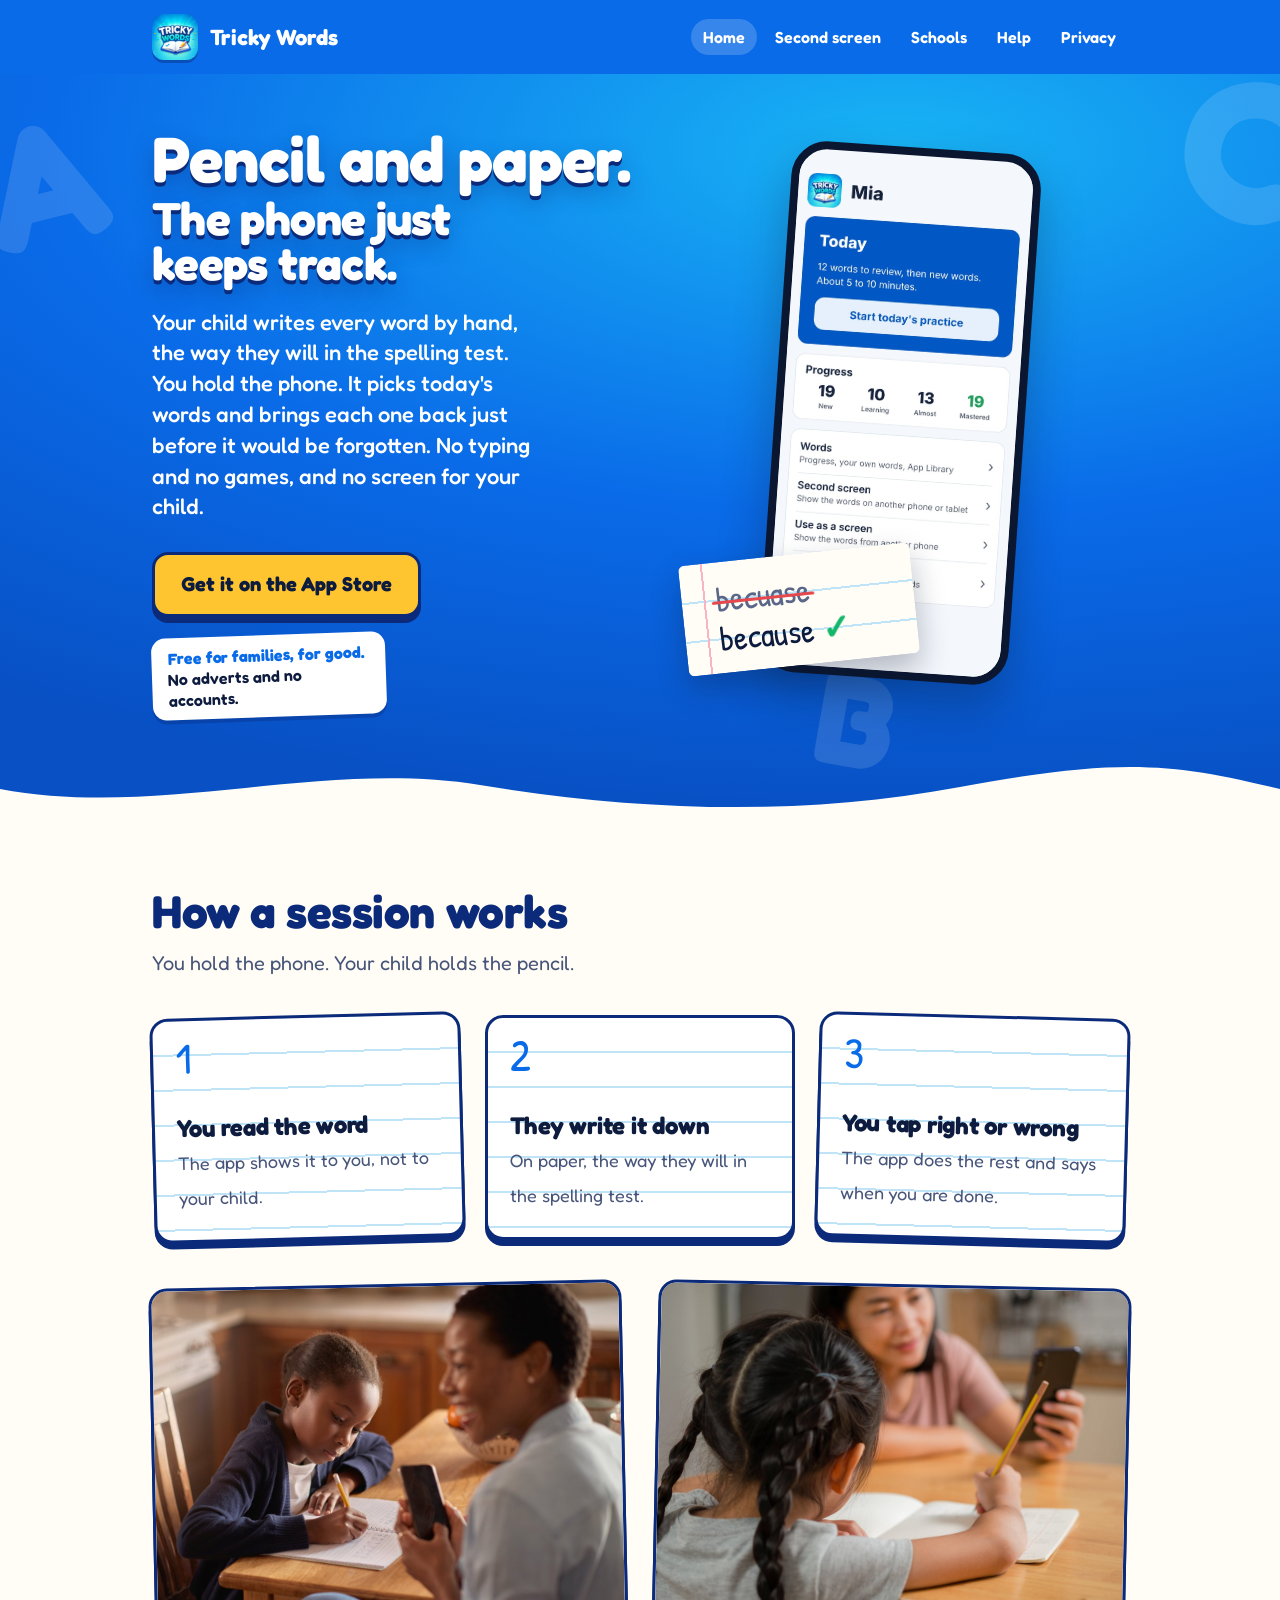
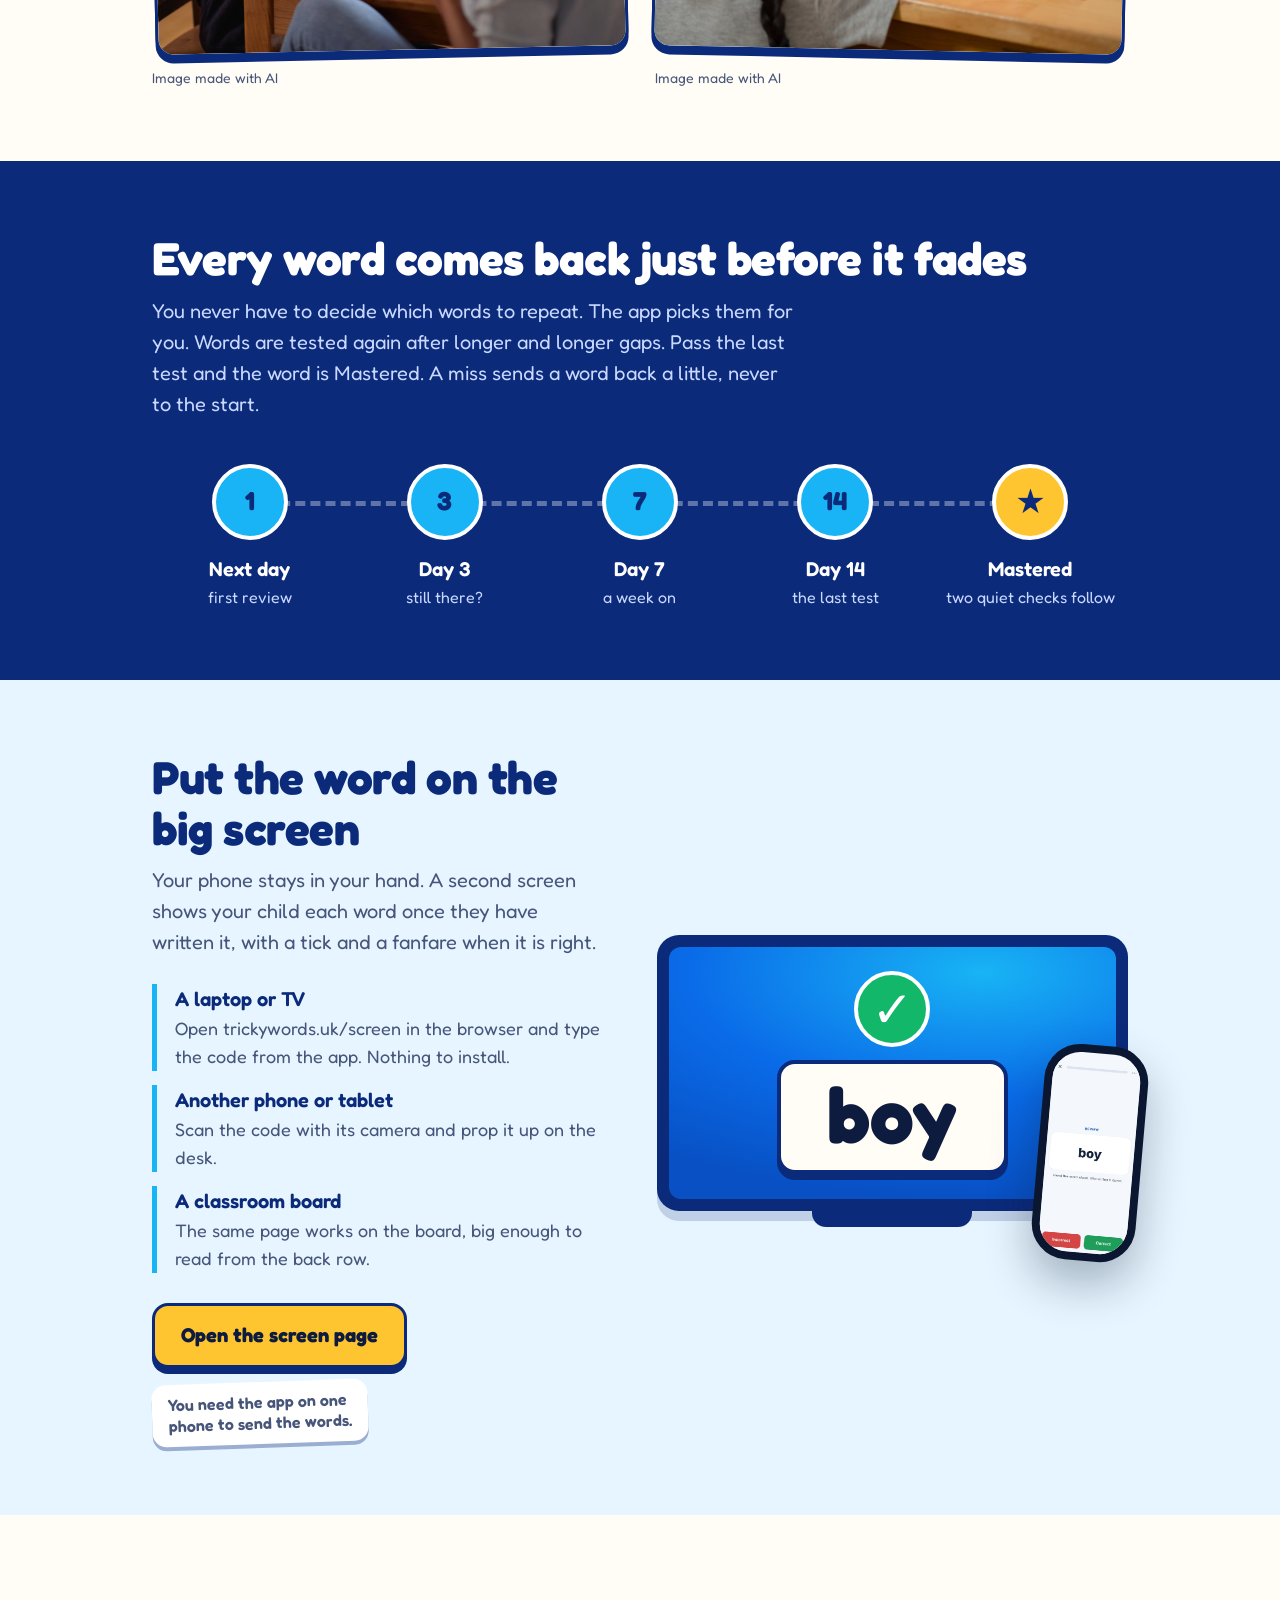
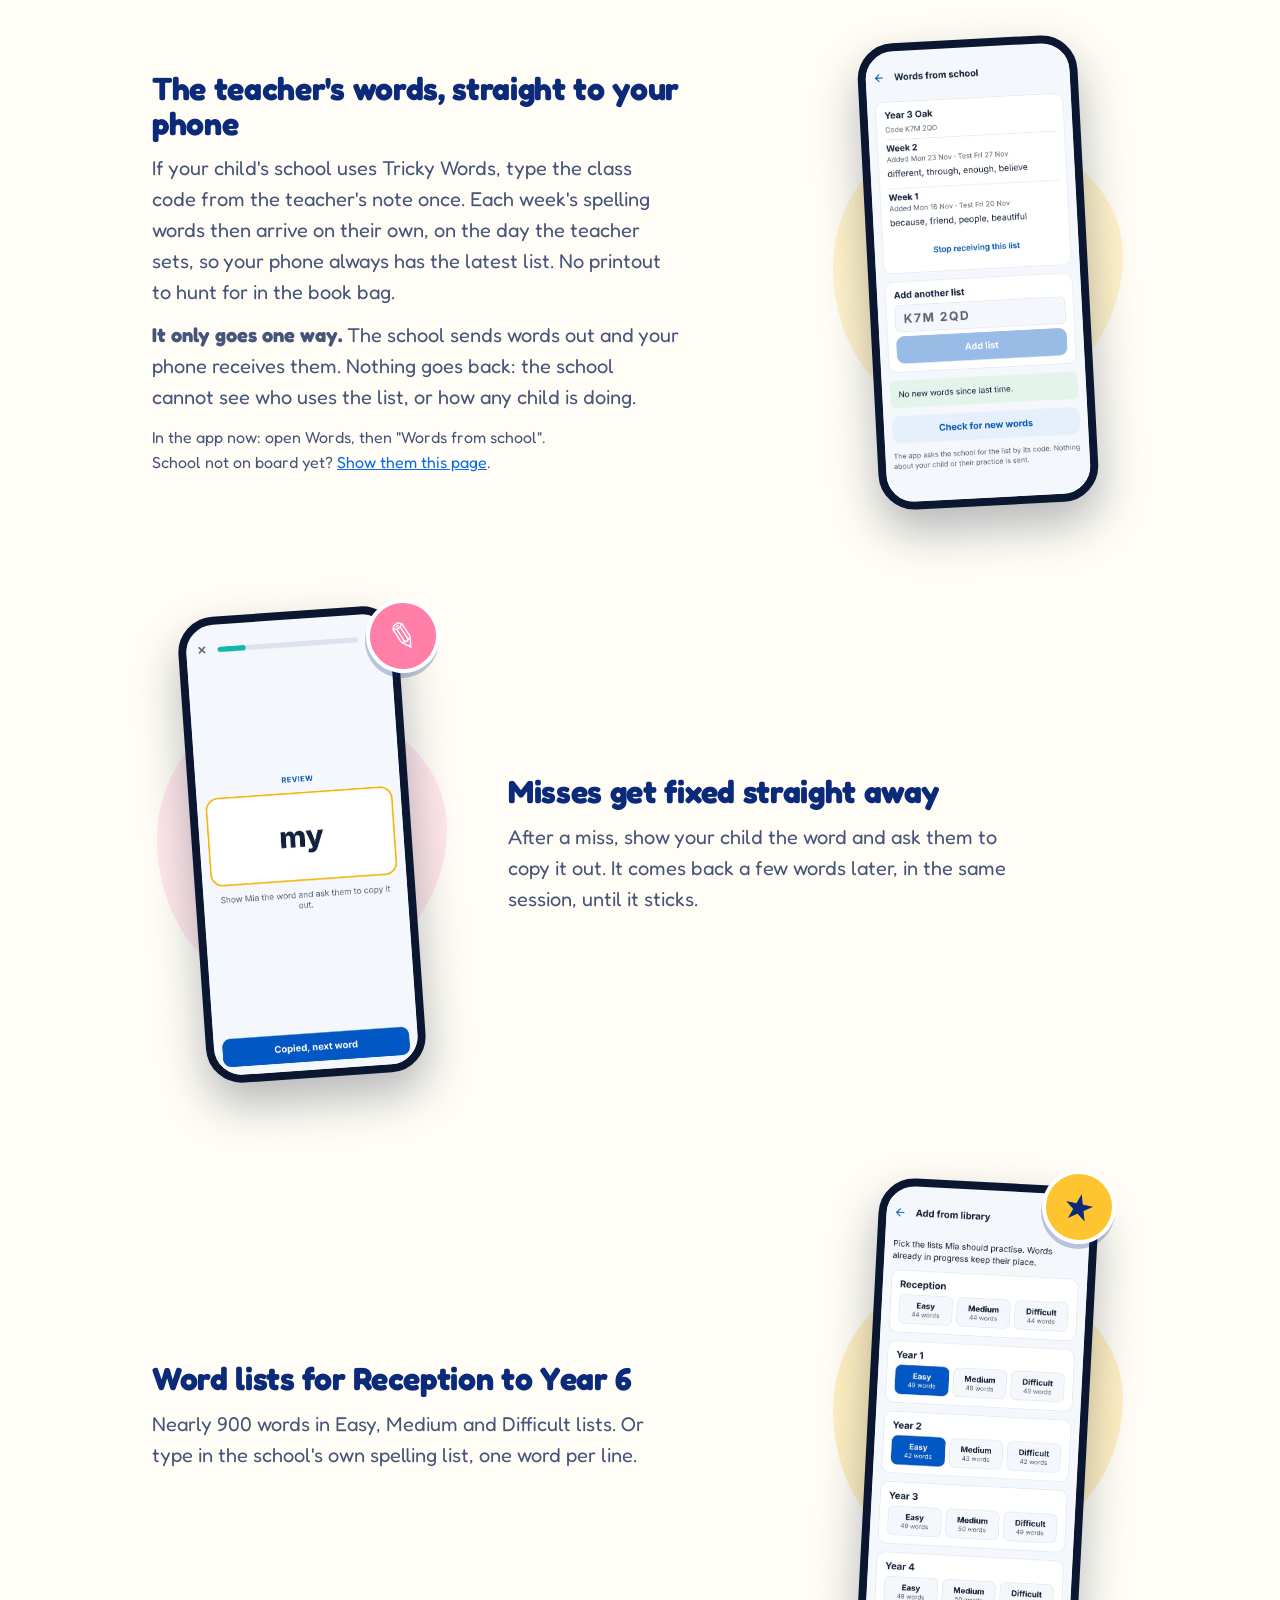
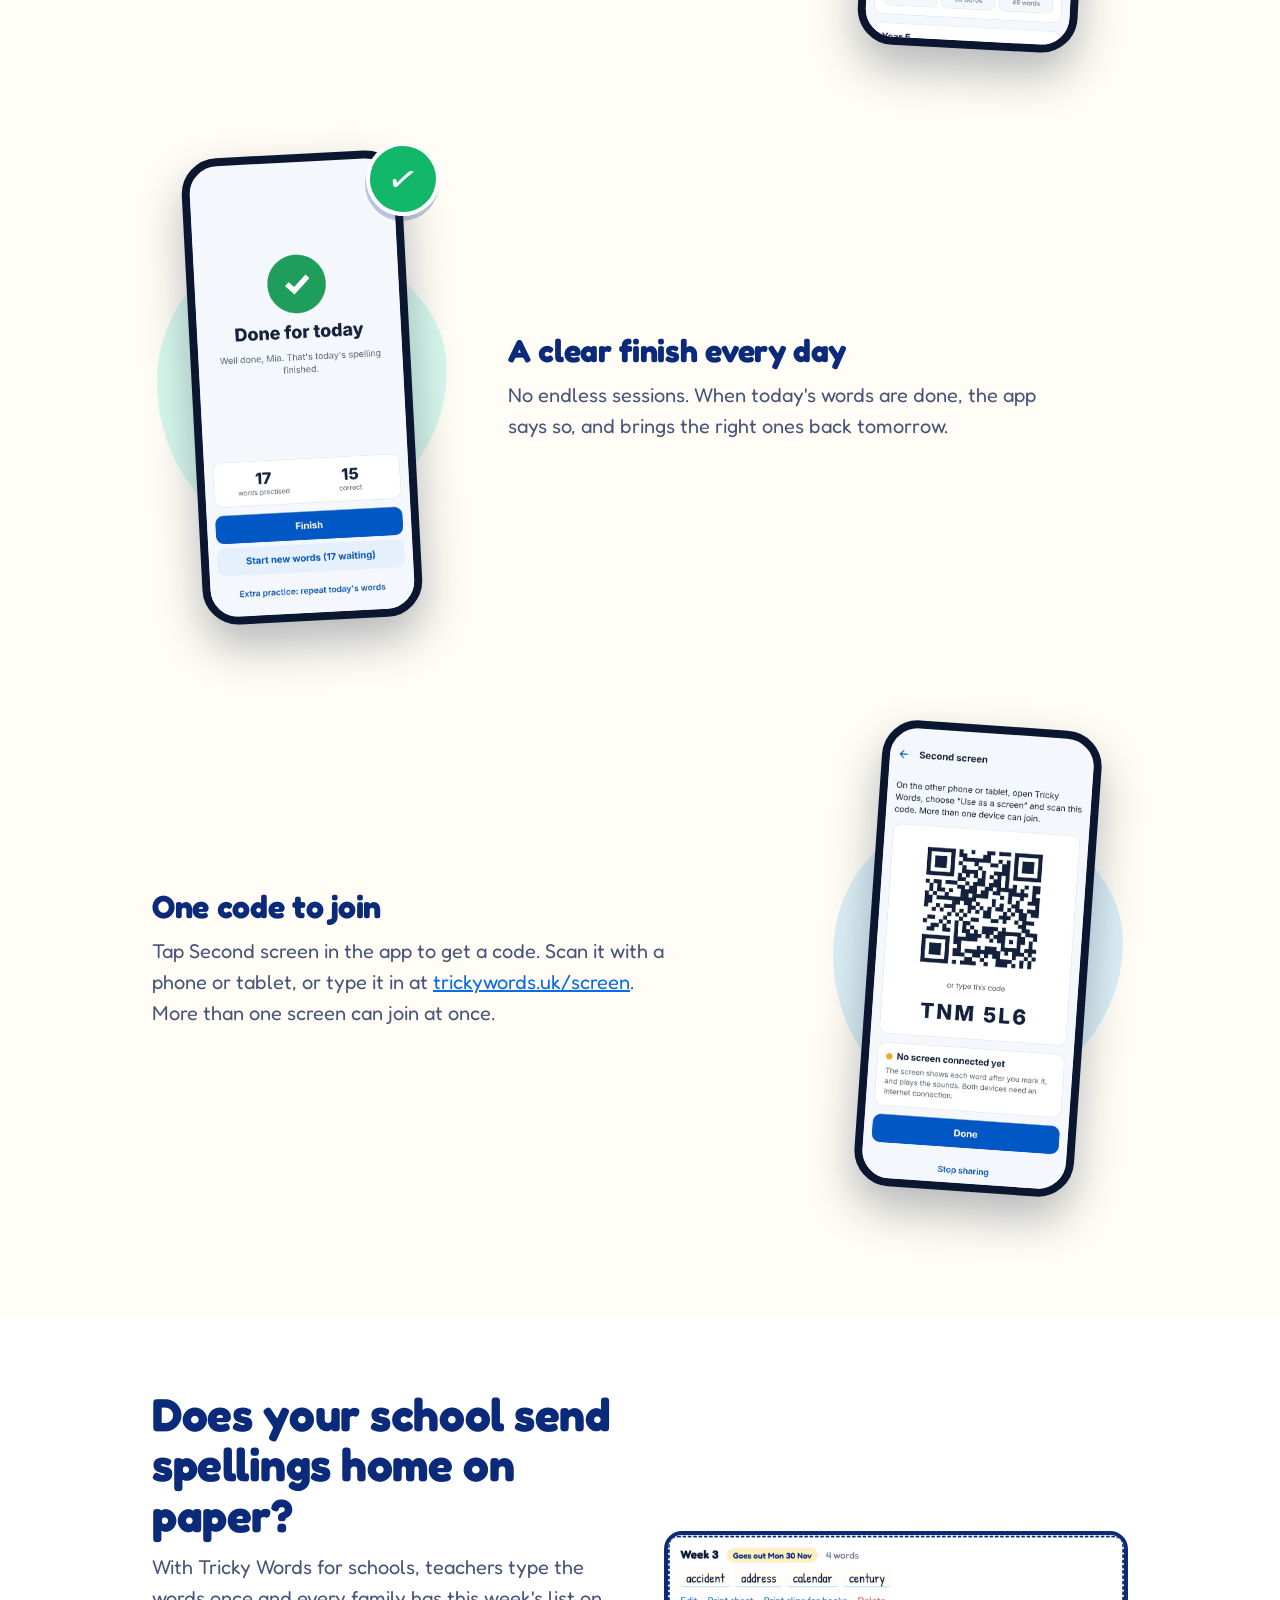
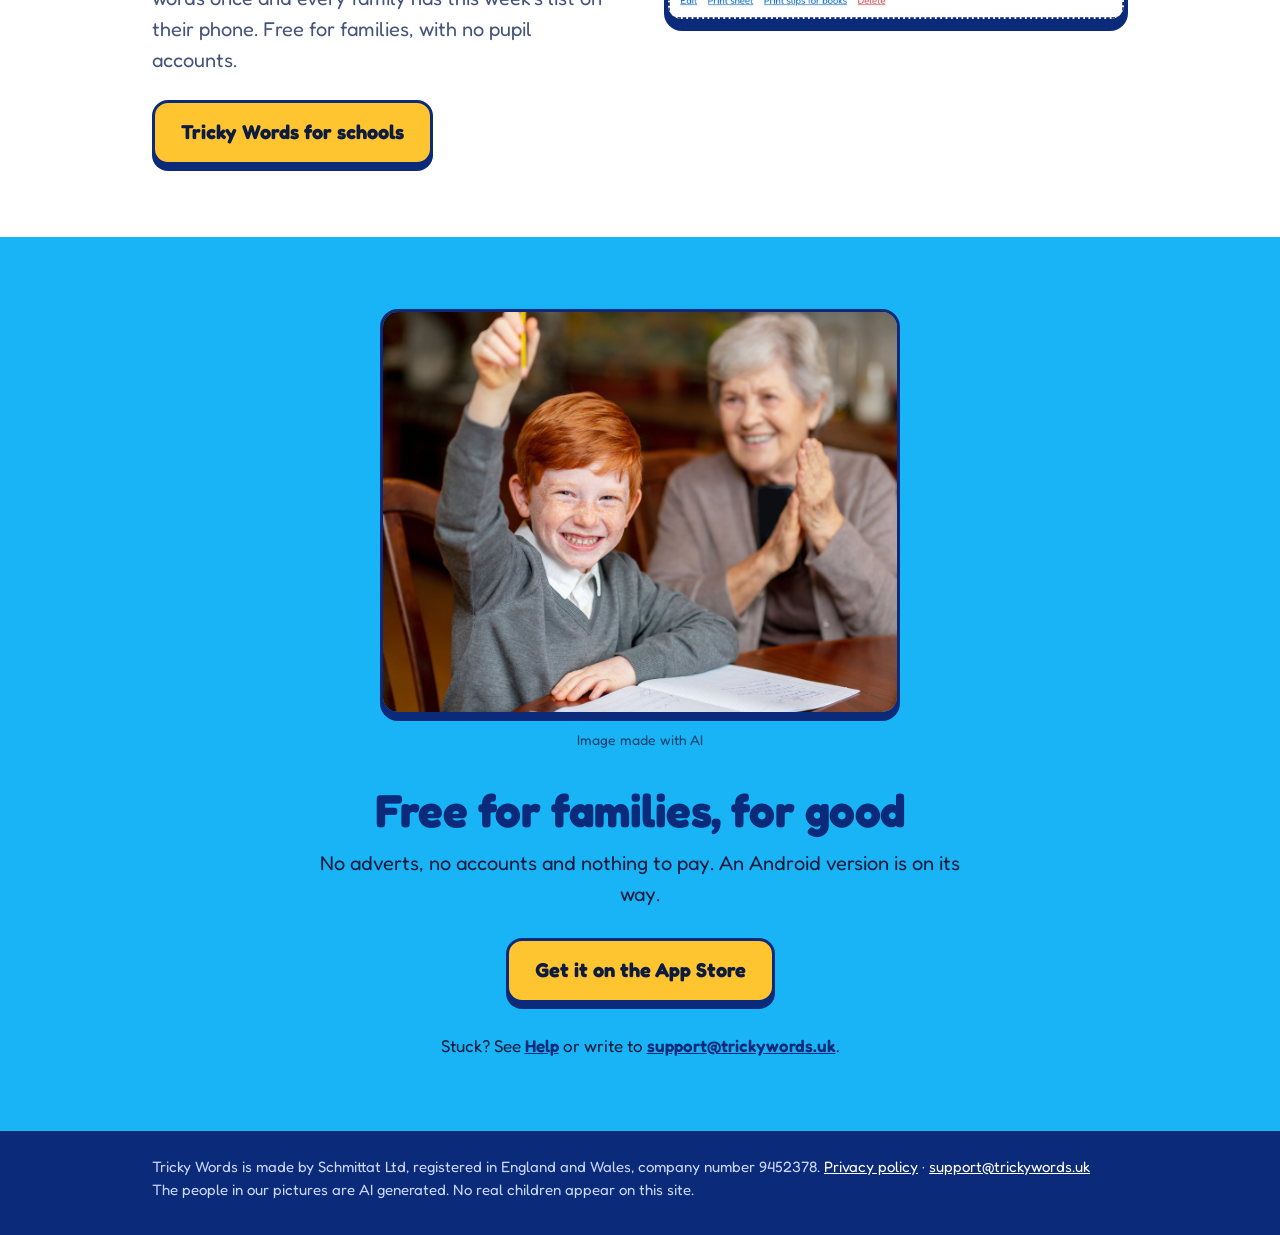
<file: index.html>
<!doctype html>
<html lang="en-GB">
<head>
<meta charset="utf-8">
<meta name="viewport" content="width=device-width, initial-scale=1">
<title>Tricky Words: spelling practice with pencil and paper</title>
<meta name="description" content="Your child writes each spelling word by hand. You hold the phone: it picks today's words and brings each one back just before it would be forgotten. No typing, no games. Free for families.">
<link rel="icon" href="/icon.png">
<link rel="preload" href="/fonts/fredoka.woff2" as="font" type="font/woff2" crossorigin>
<link rel="stylesheet" href="/style.css">
</head>
<body>
<header class="site-header"><div class="inner"><img src="/img/logo.jpg" alt="" width="46" height="46"><a class="brand" href="/">Tricky Words</a><nav class="site-nav"><a href="/" aria-current="page">Home</a><a href="/#second-screen">Second screen</a><a href="/schools/">Schools</a><a href="/support.html">Help</a><a href="/privacy.html">Privacy</a></nav></div></header>
<main>
<section class="hero">
<div class="letters" aria-hidden="true"><span class="a">A</span><span class="b">B</span><span class="c">C</span></div>
<div class="inner">
<div>
<h1 class="two-line">Pencil and paper. <span>The phone just keeps track.</span></h1>
<p class="lead">Your child writes every word by hand, the way they will in the spelling test. You hold the phone. It picks today's words and brings each one back just before it would be forgotten. No typing and no games, and no screen for your child.</p>
<div class="cta">
<a class="button" href="https://apps.apple.com/app/id6763272480">Get it on the App Store</a>
<span class="offer"><strong>Free for families, for good.</strong> No adverts and no accounts.</span>
</div>
</div>
<div class="hero-art">
<div class="phone"><img src="/img/home.jpg" alt="The Tricky Words home screen showing today&#39;s practice and progress" width="585" height="1266"></div>
<div class="note" role="img" aria-label="A page from an exercise book: becuase is crossed out and because is written correctly with a tick">
<span class="wrong">becuase</span><br><span class="right">because</span><span class="tick">✓</span>
</div>
</div>
</div>
<svg class="wave" viewBox="0 0 1440 56" preserveAspectRatio="none" aria-hidden="true"><path fill="#FFFDF5" d="M0 30 C 180 60 360 0 540 26 S 900 58 1080 28 S 1320 4 1440 30 V56 H0 Z"/></svg>
</section>

<section class="band">
<div class="inner">
<h2>How a session works</h2>
<p class="sub">You hold the phone. Your child holds the pencil.</p>
<ol class="steps" style="list-style:none;padding:0">
<li class="step"><div class="num">1</div><h3>You read the word</h3><p>The app shows it to you, not to your child.</p></li>
<li class="step"><div class="num">2</div><h3>They write it down</h3><p>On paper, the way they will in the spelling test.</p></li>
<li class="step"><div class="num">3</div><h3>You tap right or wrong</h3><p>The app does the rest and says when you are done.</p></li>
</ol>
<div class="photo-pair">
<figure class="photo tilt-l"><img src="/img/photo-kitchen.jpg" alt="A girl writes in a lined notebook with a pencil at the kitchen table while her mother, smiling, holds the phone" width="1152" height="896" loading="lazy"><figcaption>Image made with AI</figcaption></figure>
<figure class="photo tilt-r"><img src="/img/photo-shoulder.jpg" alt="Seen over her shoulder, a girl writes in a notebook with a pencil while her mother holds the phone across the table" width="1152" height="896" loading="lazy"><figcaption>Image made with AI</figcaption></figure>
</div>
</div>
</section>

<section class="band ladder-band">
<div class="inner">
<h2>Every word comes back just before it fades</h2>
<p class="sub">You never have to decide which words to repeat. The app picks them for you. Words are tested again after longer and longer gaps. Pass the last test and the word is Mastered. A miss sends a word back a little, never to the start.</p>
<ol class="ladder">
<li><div class="dot">1</div><strong>Next day</strong><span class="small">first review</span></li>
<li><div class="dot">3</div><strong>Day 3</strong><span class="small">still there?</span></li>
<li><div class="dot">7</div><strong>Day 7</strong><span class="small">a week on</span></li>
<li><div class="dot">14</div><strong>Day 14</strong><span class="small">the last test</span></li>
<li><div class="dot">★</div><strong>Mastered</strong><span class="small">two quiet checks follow</span></li>
</ol>
</div>
</section>

<section class="band screen-band" id="second-screen">
<div class="inner">
<div class="screen-copy">
<h2>Put the word on the big screen</h2>
<p class="sub">Your phone stays in your hand. A second screen shows your child each word once they have written it, with a tick and a fanfare when it is right.</p>
<ul class="screen-ways">
<li><strong>A laptop or TV</strong>Open trickywords.uk/screen in the browser and type the code from the app. Nothing to install.</li>
<li><strong>Another phone or tablet</strong>Scan the code with its camera and prop it up on the desk.</li>
<li><strong>A classroom board</strong>The same page works on the board, big enough to read from the back row.</li>
</ul>
<div class="cta"><a class="button" href="/screen/">Open the screen page</a><span class="offer">You need the app on one phone to send the words.</span></div>
</div>
<div class="screen-art" role="img" aria-label="A television showing the word boy with a green tick, next to a phone where the parent has tapped Correct">
<div class="tv"><div class="tv-glass"><span class="tv-tick">✓</span><span class="tv-sheet">boy</span></div></div>
<div class="tv-stand"></div>
<div class="phone tv-phone"><img src="/img/practice.jpg" alt="" width="585" height="1266" loading="lazy"></div>
</div>
</div>
</section>

<section class="band">
<div class="inner">
<div class="feature flip">
<div class="shot" style="--blob:#FFE9A8;--tilt:-3deg"><div class="phone"><img src="/img/school-app.jpg" alt="The Words from school page in the app, showing two weeks of words from a class list with the dates they were added" width="585" height="1266" loading="lazy"></div></div>
<div><h3>The teacher's words, straight to your phone</h3><p>If your child's school uses Tricky Words, type the class code from the teacher's note once. Each week's spelling words then arrive on their own, on the day the teacher sets, so your phone always has the latest list. No printout to hunt for in the book bag.</p><p><strong>It only goes one way.</strong> The school sends words out and your phone receives them. Nothing goes back: the school cannot see who uses the list, or how any child is doing.</p><p class="small-note">In the app now: open Words, then "Words from school". School not on board yet? <a href="/schools/">Show them this page</a>.</p></div>
</div>
<div class="feature">
<div class="shot" style="--blob:#FFD6E2;--tilt:-4deg"><div class="phone"><img src="/img/copy.jpg" alt="After a miss, the app asks the child to copy the word" width="585" height="1266" loading="lazy"></div><div class="sticker pink" aria-hidden="true">✎</div></div>
<div><h3>Misses get fixed straight away</h3><p>After a miss, show your child the word and ask them to copy it out. It comes back a few words later, in the same session, until it sticks.</p></div>
</div>
<div class="feature flip">
<div class="shot" style="--blob:#FFE49A;--tilt:3deg"><div class="phone"><img src="/img/library.jpg" alt="Word lists for each school year in three levels" width="585" height="1266" loading="lazy"></div><div class="sticker star" aria-hidden="true">★</div></div>
<div><h3>Word lists for Reception to Year 6</h3><p>Nearly 900 words in Easy, Medium and Difficult lists. Or type in the school&#39;s own spelling list, one word per line.</p></div>
</div>
<div class="feature">
<div class="shot" style="--blob:#B6F5E6;--tilt:-3deg"><div class="phone"><img src="/img/done.jpg" alt="The Done for today screen" width="585" height="1266" loading="lazy"></div><div class="sticker" aria-hidden="true">✓</div></div>
<div><h3>A clear finish every day</h3><p>No endless sessions. When today&#39;s words are done, the app says so, and brings the right ones back tomorrow.</p></div>
</div>
<div class="feature flip">
<div class="shot" style="--blob:#BFE3F7;--tilt:4deg"><div class="phone"><img src="/img/share.jpg" alt="The Second screen page in the app with a code to scan or type" width="585" height="1266" loading="lazy"></div></div>
<div><h3>One code to join</h3><p>Tap Second screen in the app to get a code. Scan it with a phone or tablet, or type it in at <a href="/screen/">trickywords.uk/screen</a>. More than one screen can join at once.</p></div>
</div>
</div>
</section>

<section class="band school-teaser">
<div class="inner">
<div>
<h2>Does your school send spellings home on paper?</h2>
<p class="sub">With Tricky Words for schools, teachers type the words once and every family has this week's list on their phone. Free for families, with no pupil accounts.</p>
<a class="button" href="/schools/">Tricky Words for schools</a>
</div>
<div class="shot-web"><img src="/img/school-set.jpg" alt="A week's spelling words in the school tool, scheduled to go out on a Monday" width="1400" height="258" loading="lazy"></div>
</div>
</section>

<section class="band closing">
<div class="inner">
<figure class="photo centre"><img src="/img/photo-gotit.jpg" alt="A boy in a grey school jumper holds his pencil up and grins while his grandmother claps" width="1152" height="896" loading="lazy"><figcaption>Image made with AI</figcaption></figure>
<h2>Free for families, for good</h2>
<p class="sub">No adverts, no accounts and nothing to pay. An Android version is on its way.</p>
<a class="button" href="https://apps.apple.com/app/id6763272480">Get it on the App Store</a>
<p class="help">Stuck? See <a href="/support.html">Help</a> or write to <a href="mailto:support@trickywords.uk">support@trickywords.uk</a>.</p>
</div>
</section>
</main>
<footer class="site-footer"><div class="inner">Tricky Words is made by Schmittat Ltd, registered in England and Wales, company number 9452378. <a href="/privacy.html">Privacy policy</a> · <a href="mailto:support@trickywords.uk">support@trickywords.uk</a><br>The people in our pictures are AI generated. No real children appear on this site.</div></footer>
</body>
</html>
</file>
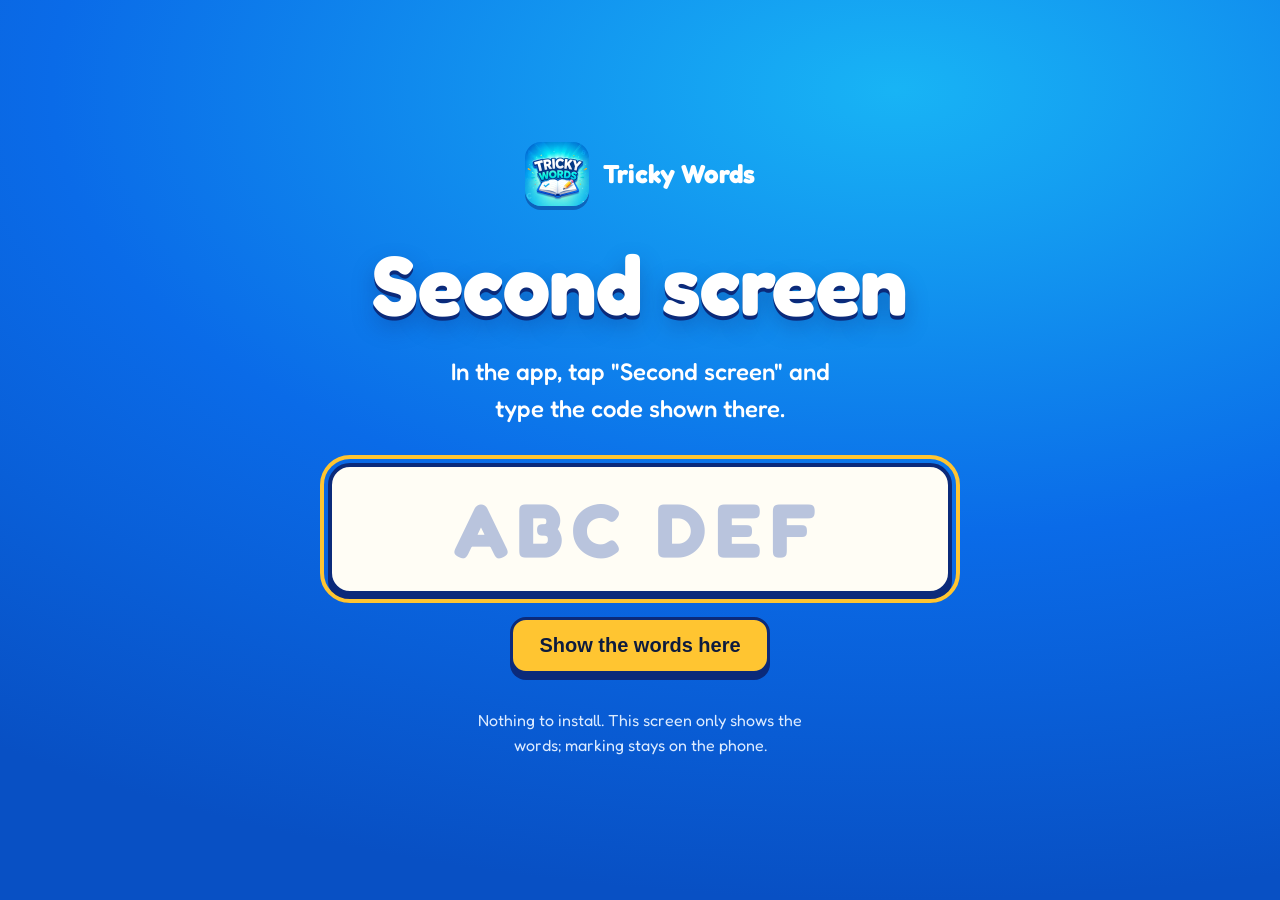
<file: classroom/index.html>
<!doctype html>
<html lang="en-GB">
<head>
<meta charset="utf-8">
<title>Second screen: Tricky Words</title>
<meta name="robots" content="noindex">
<link rel="canonical" href="https://trickywords.uk/screen/">
<meta http-equiv="refresh" content="0; url=/screen/">
<script>location.replace('/screen/' + location.search);</script>
</head>
<body><p><a href="/screen/">Open the second screen</a></p></body>
</html>
</file>
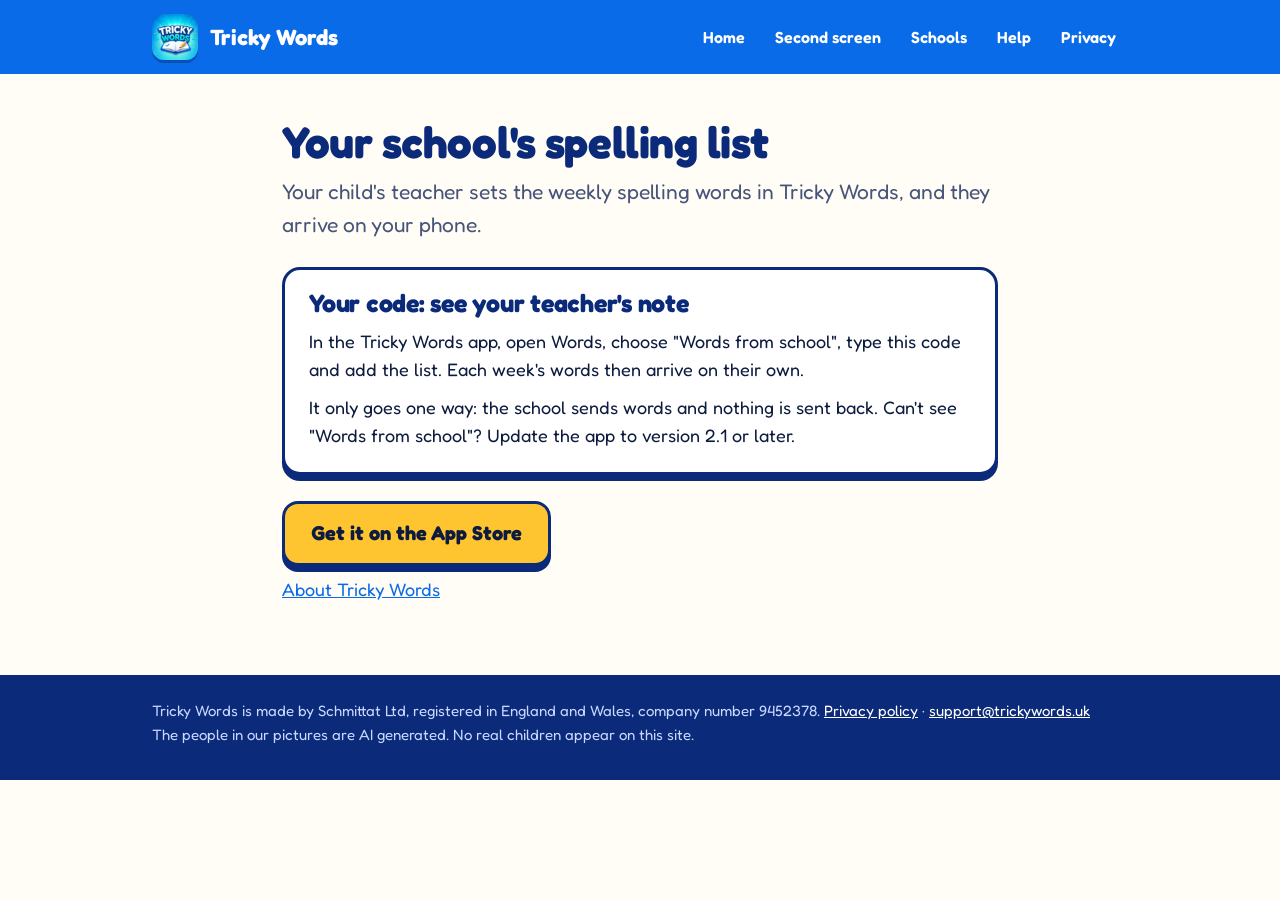
<file: list/index.html>
<!doctype html>
<html lang="en-GB">
<head>
<meta charset="utf-8">
<meta name="viewport" content="width=device-width, initial-scale=1">
<title>Your school's spelling list: Tricky Words</title>
<meta name="robots" content="noindex">
<link rel="icon" href="/icon.png">
<link rel="stylesheet" href="/style.css">
</head>
<body>
<header class="site-header"><div class="inner"><img src="/img/logo.jpg" alt="" width="46" height="46"><a class="brand" href="/">Tricky Words</a><nav class="site-nav"><a href="/">Home</a><a href="/#second-screen">Second screen</a><a href="/schools/">Schools</a><a href="/support.html">Help</a><a href="/privacy.html">Privacy</a></nav></div></header>
<main class="doc">
<h1>Your school's spelling list</h1>
<p class="lead">Your child's teacher sets the weekly spelling words in Tricky Words, and they arrive on your phone.</p>
<div class="card">
<h2>Your code: <span id="code">see your teacher's note</span></h2>
<p>In the Tricky Words app, open Words, choose "Words from school", type this code and add the list. Each week's words then arrive on their own.</p>
<p>It only goes one way: the school sends words and nothing is sent back. Can't see "Words from school"? Update the app to version 2.1 or later.</p>
</div>
<p><a class="button" href="https://apps.apple.com/app/id6763272480">Get it on the App Store</a></p>
<p><a href="/">About Tricky Words</a></p>
</main>
<footer class="site-footer"><div class="inner">Tricky Words is made by Schmittat Ltd, registered in England and Wales, company number 9452378. <a href="/privacy.html">Privacy policy</a> · <a href="mailto:support@trickywords.uk">support@trickywords.uk</a><br>The people in our pictures are AI generated. No real children appear on this site.</div></footer>
<script>
  // Show the code from the link. Only letters and digits are ever displayed.
  var code = (new URLSearchParams(location.search).get('code') || '').toUpperCase().replace(/[^A-Z0-9]/g, '').slice(0, 6);
  if (code.length === 6) document.getElementById('code').textContent = code.slice(0, 3) + ' ' + code.slice(3);
</script>
</body>
</html>
</file>
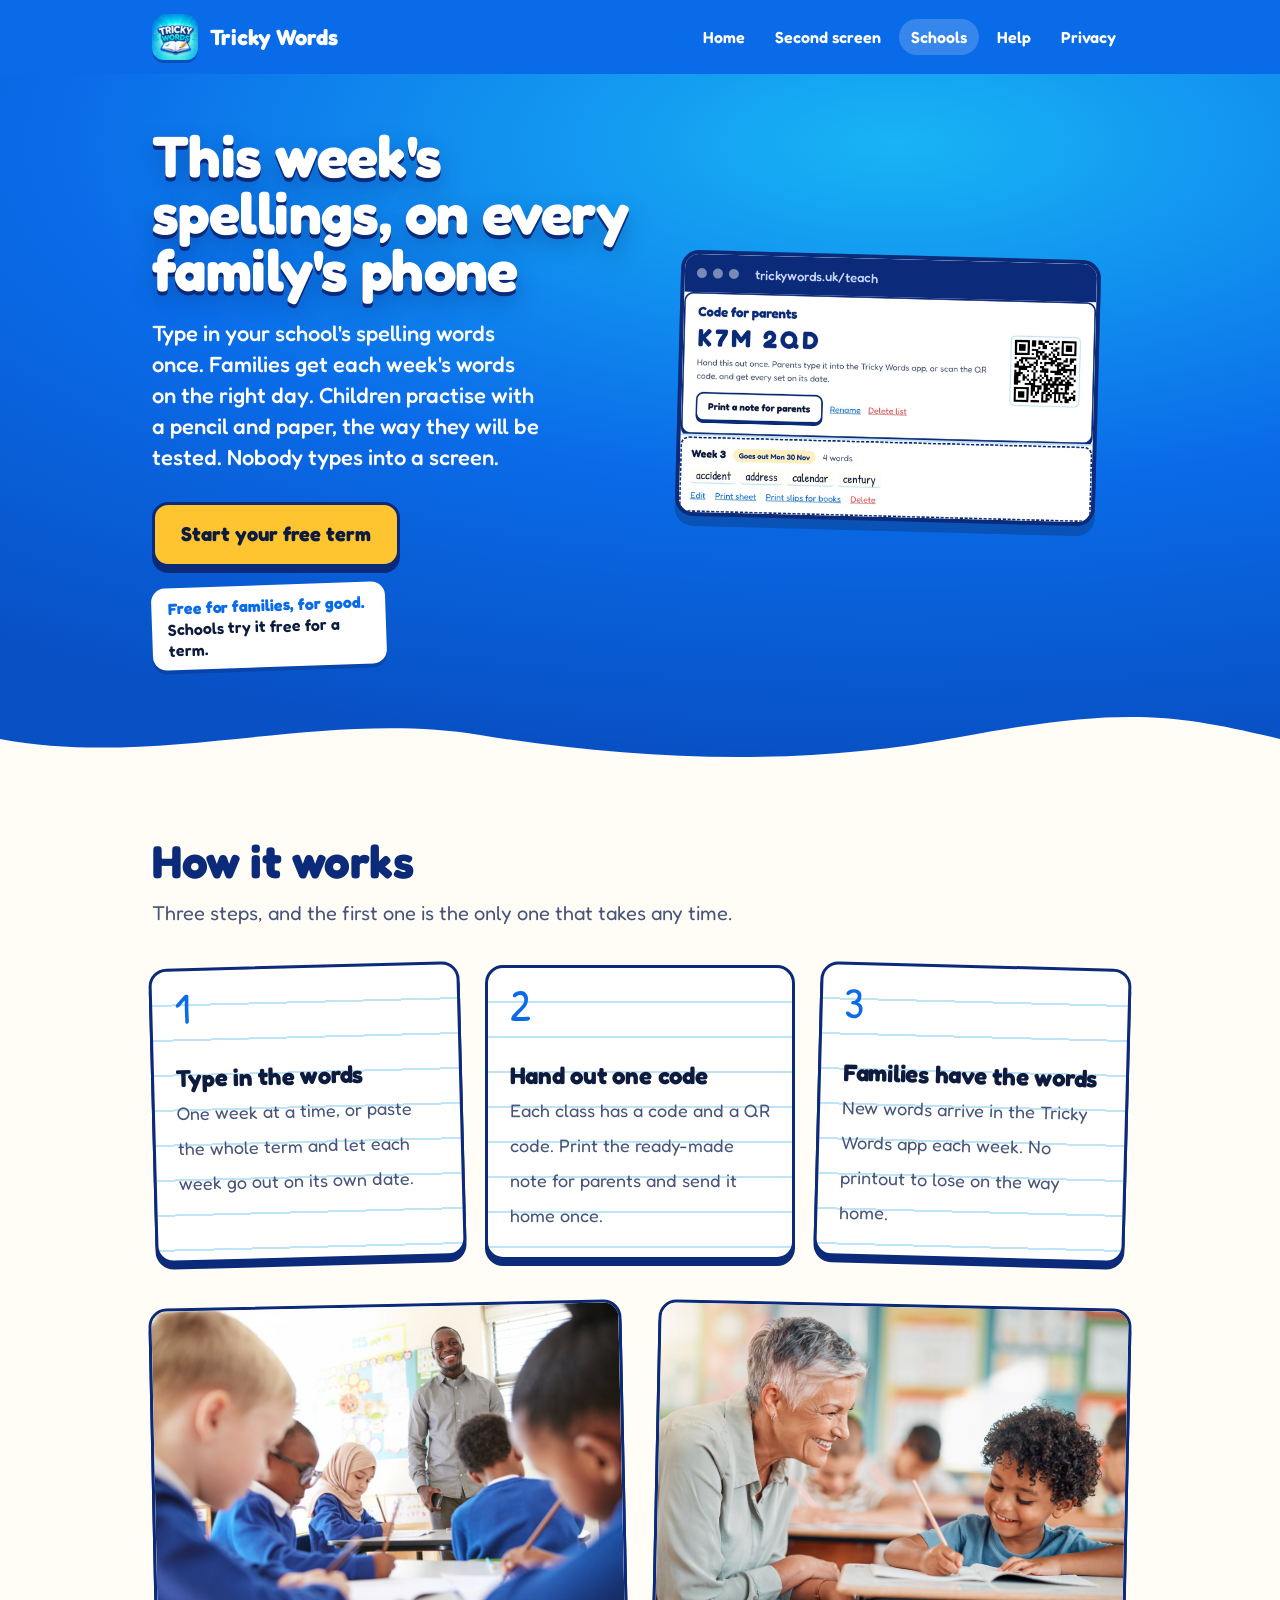
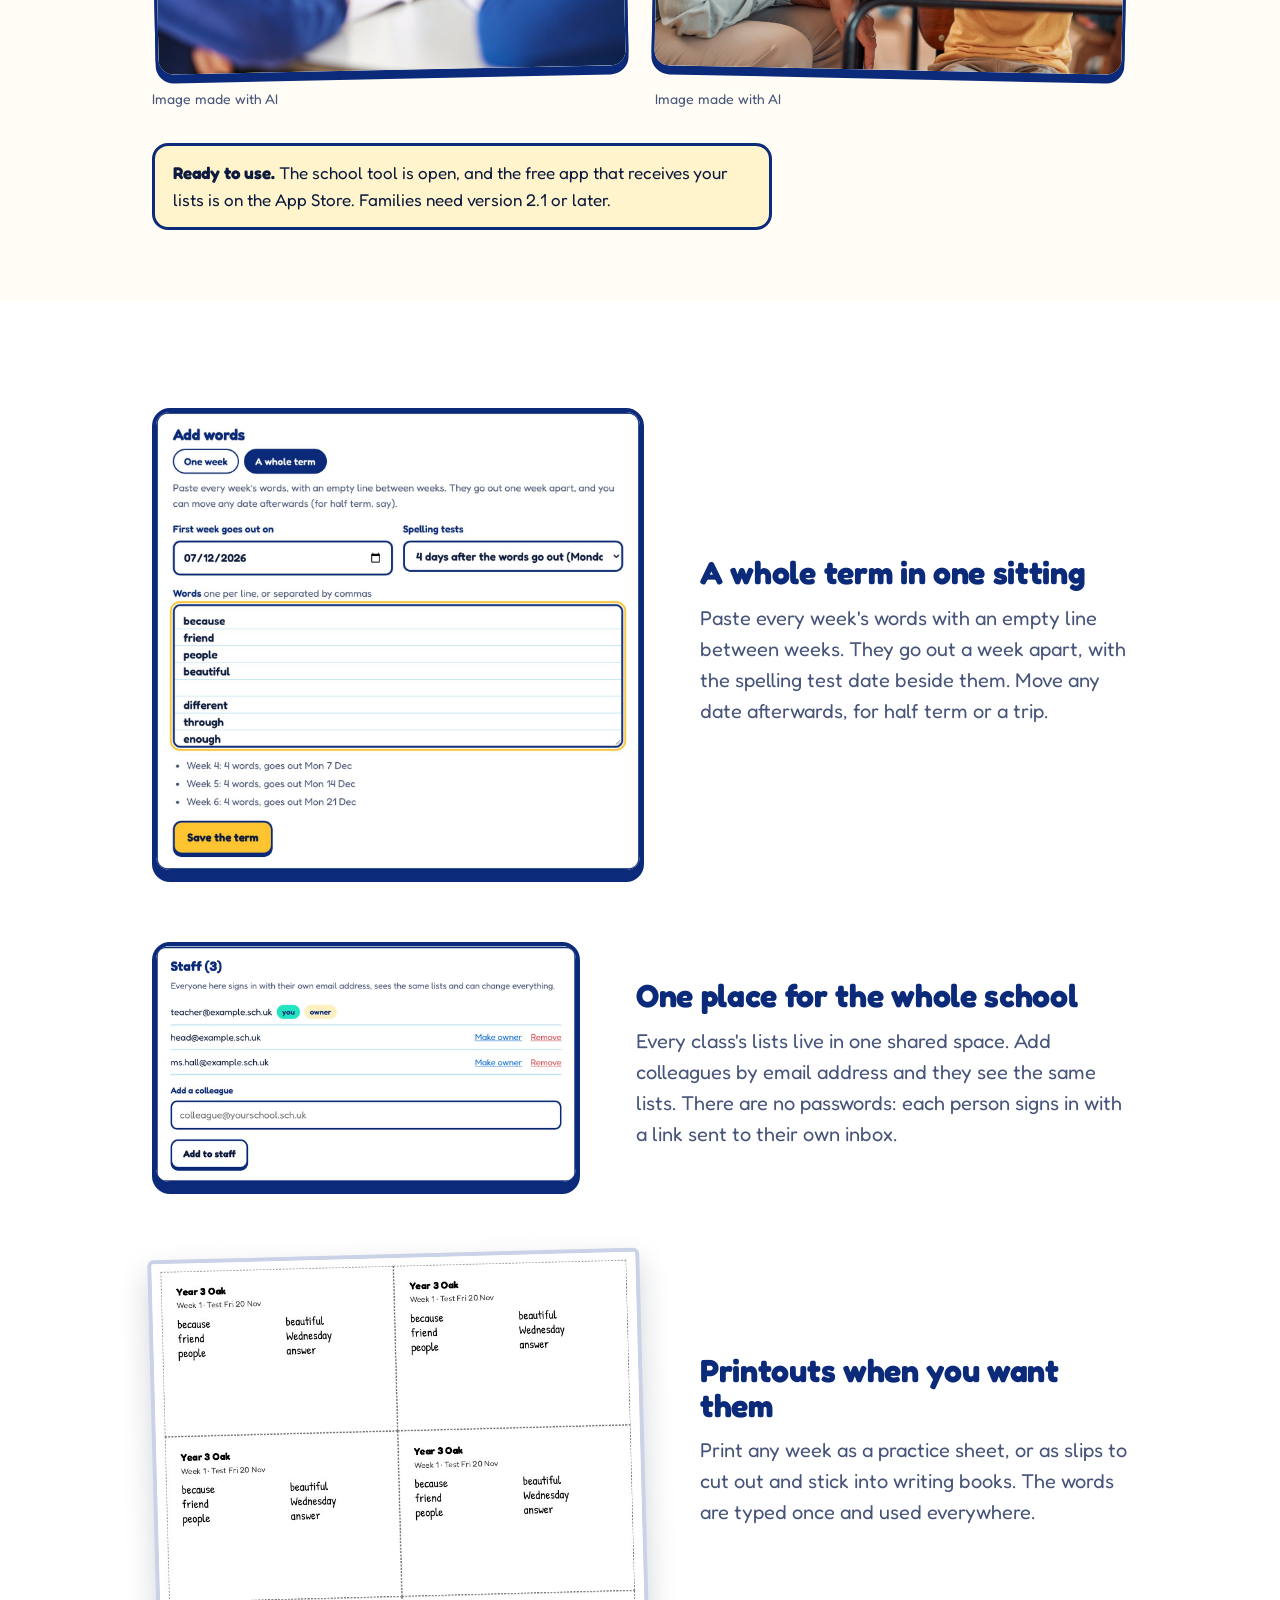
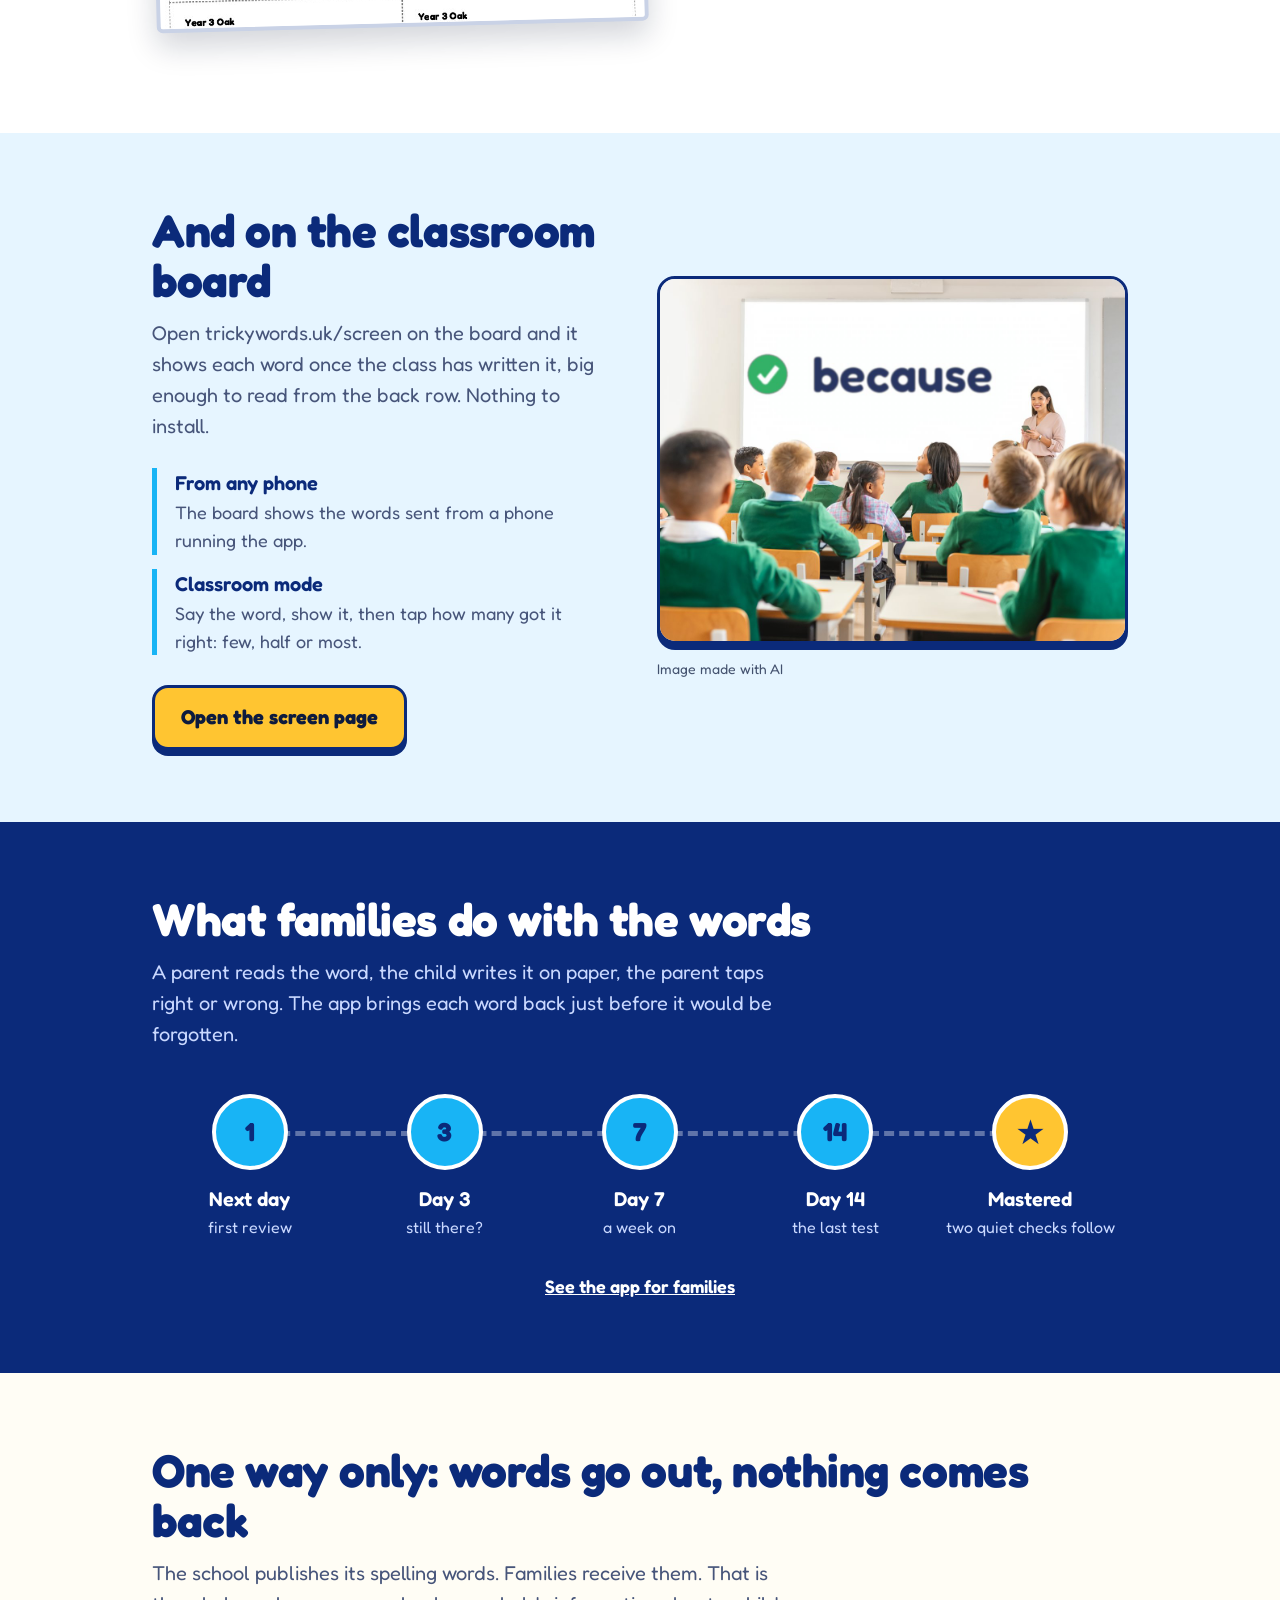
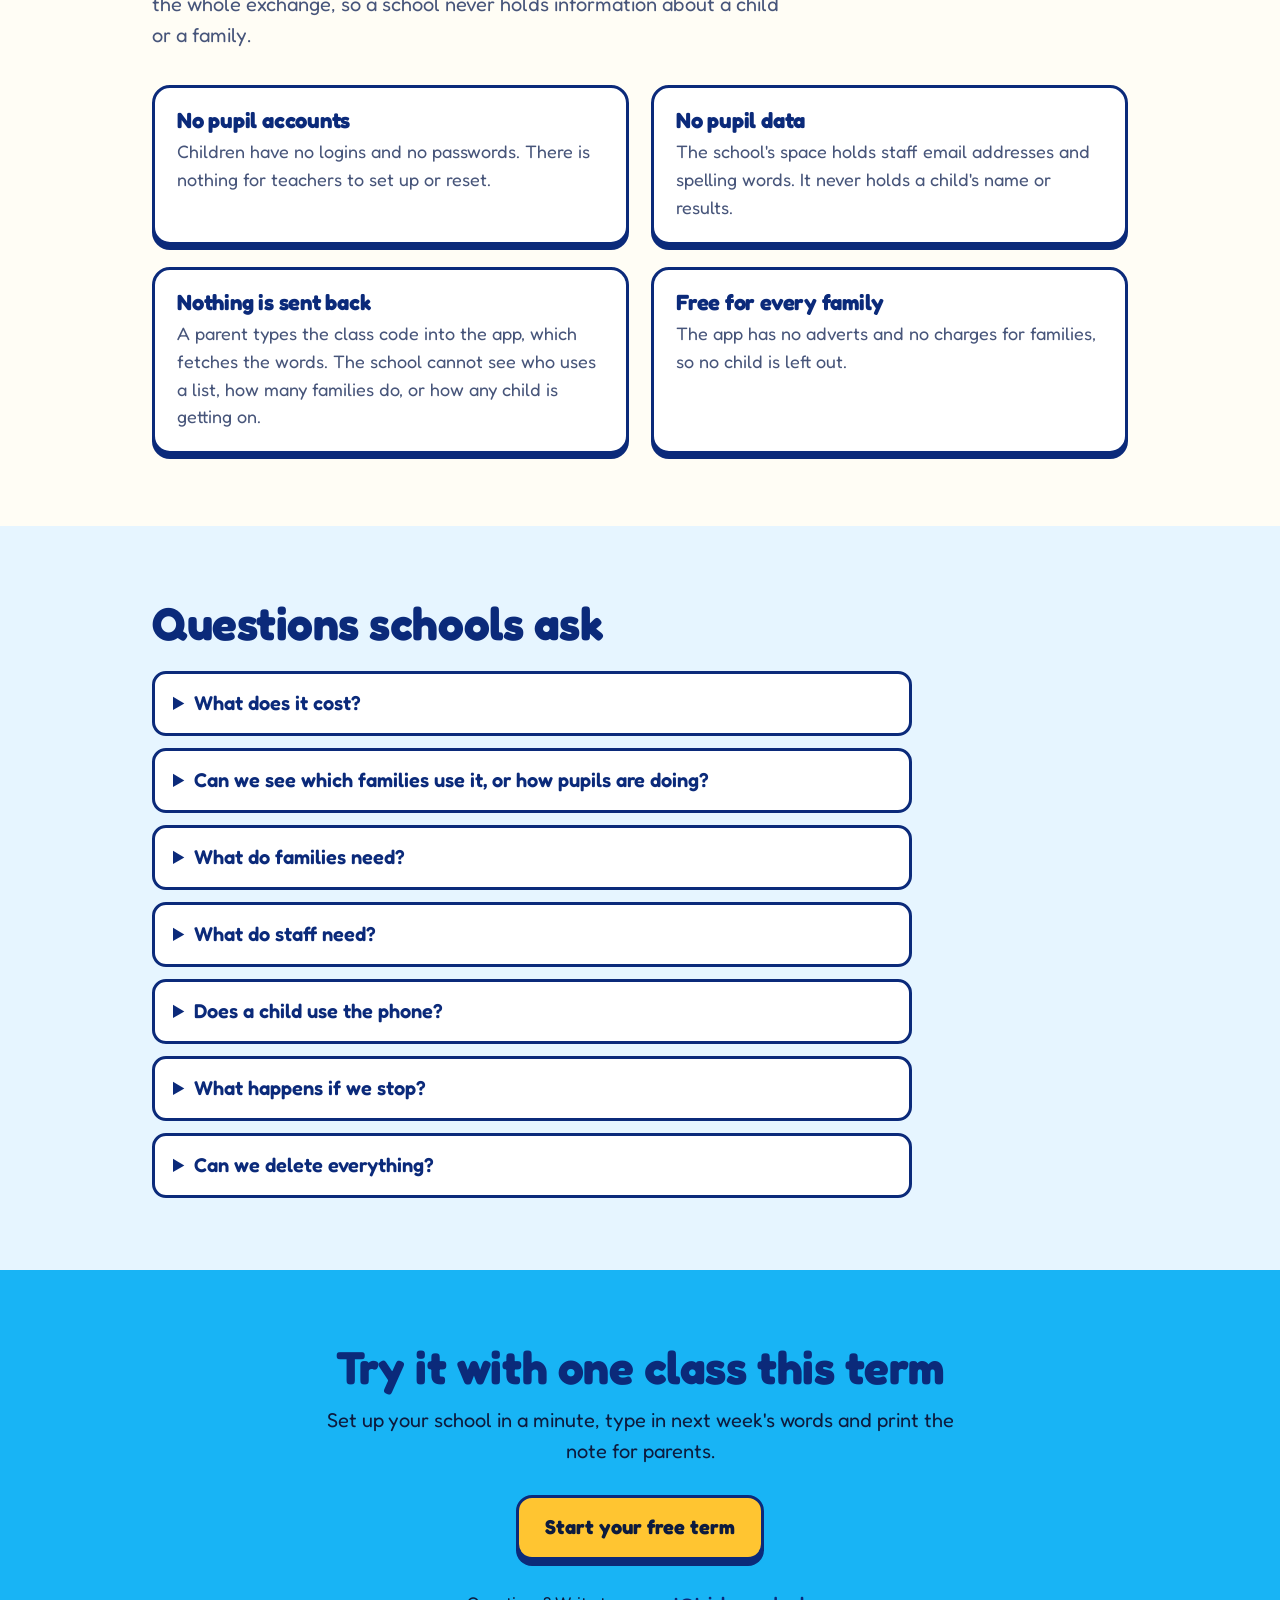
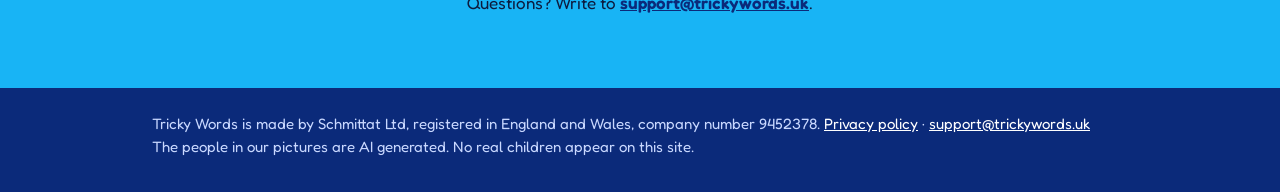
<file: schools/index.html>
<!doctype html>
<html lang="en-GB">
<head>
<meta charset="utf-8">
<meta name="viewport" content="width=device-width, initial-scale=1">
<title>Tricky Words for schools: weekly spellings sent home, set once</title>
<meta name="description" content="Set your school's weekly spelling words once. Every family gets this week's words on their phone on the right day, and children practise with pencil and paper. Free for families, no pupil accounts, no pupil data.">
<link rel="icon" href="/icon.png">
<link rel="preload" href="/fonts/fredoka.woff2" as="font" type="font/woff2" crossorigin>
<link rel="stylesheet" href="/style.css">
</head>
<body>
<header class="site-header"><div class="inner"><img src="/img/logo.jpg" alt="" width="46" height="46"><a class="brand" href="/">Tricky Words</a><nav class="site-nav"><a href="/">Home</a><a href="/#second-screen">Second screen</a><a href="/schools/" aria-current="page">Schools</a><a href="/support.html">Help</a><a href="/privacy.html">Privacy</a></nav></div></header>
<main>
<section class="hero school-hero">
<div class="inner">
<div>
<h1>This week's spellings, on every family's phone</h1>
<p class="lead">Type in your school's spelling words once. Families get each week's words on the right day. Children practise with a pencil and paper, the way they will be tested. Nobody types into a screen.</p>
<div class="cta">
<a class="button" href="/teach/">Start your free term</a>
<span class="offer"><strong>Free for families, for good.</strong> Schools try it free for a term.</span>
</div>
</div>
<div class="hero-art school-art">
<div class="browser"><div class="browser-bar" aria-hidden="true"><i></i><i></i><i></i><span>trickywords.uk/teach</span></div><img src="/img/school-code.jpg" alt="A class list in the school tool, showing the code and QR code that parents use to subscribe" width="1400" height="480"><img src="/img/school-set.jpg" alt="A week's words scheduled to go out on a Monday, with the test date" width="1400" height="258"></div>
</div>
</div>
<svg class="wave" viewBox="0 0 1440 56" preserveAspectRatio="none" aria-hidden="true"><path fill="#FFFDF5" d="M0 30 C 180 60 360 0 540 26 S 900 58 1080 28 S 1320 4 1440 30 V56 H0 Z"/></svg>
</section>

<section class="band">
<div class="inner">
<h2>How it works</h2>
<p class="sub">Three steps, and the first one is the only one that takes any time.</p>
<ol class="steps" style="list-style:none;padding:0">
<li class="step"><div class="num">1</div><h3>Type in the words</h3><p>One week at a time, or paste the whole term and let each week go out on its own date.</p></li>
<li class="step"><div class="num">2</div><h3>Hand out one code</h3><p>Each class has a code and a QR code. Print the ready-made note for parents and send it home once.</p></li>
<li class="step"><div class="num">3</div><h3>Families have the words</h3><p>New words arrive in the Tricky Words app each week. No printout to lose on the way home.</p></li>
</ol>
<div class="photo-pair">
<figure class="photo tilt-l"><img src="/img/photo-class.jpg" alt="Children in blue school jumpers write with pencils at their tables while their teacher stands smiling with a phone in his hand" width="1152" height="896" loading="lazy"><figcaption>Image made with AI</figcaption></figure>
<figure class="photo tilt-r"><img src="/img/photo-teacher.jpg" alt="A teacher crouches beside a boy who is smiling as he writes in his exercise book" width="1152" height="896" loading="lazy"><figcaption>Image made with AI</figcaption></figure>
</div>
<p class="status-note"><strong>Ready to use.</strong> The school tool is open, and the free app that receives your lists is on the App Store. Families need version 2.1 or later.</p>
</div>
</section>

<section class="band school-features">
<div class="inner">
<div class="feature wide">
<div class="shot-web"><img src="/img/school-term.jpg" alt="Pasting a whole term of spelling words, with each week listed and the date it goes out" width="1400" height="1324"></div>
<div><h3>A whole term in one sitting</h3><p>Paste every week's words with an empty line between weeks. They go out a week apart, with the spelling test date beside them. Move any date afterwards, for half term or a trip.</p></div>
</div>
<div class="feature wide flip">
<div class="shot-web"><img src="/img/school-staff.jpg" alt="The staff list of a school, where colleagues are added by email address" width="1400" height="788"></div>
<div><h3>One place for the whole school</h3><p>Every class's lists live in one shared space. Add colleagues by email address and they see the same lists. There are no passwords: each person signs in with a link sent to their own inbox.</p></div>
</div>
<div class="feature wide">
<div class="shot-web paper"><img src="/img/school-slips.jpg" alt="A printed page of slips, each with the week's spelling words, ready to cut out" width="838" height="631"></div>
<div><h3>Printouts when you want them</h3><p>Print any week as a practice sheet, or as slips to cut out and stick into writing books. The words are typed once and used everywhere.</p></div>
</div>
</div>
</section>

<section class="band screen-band">
<div class="inner">
<div class="screen-copy">
<h2>And on the classroom board</h2>
<p class="sub">Open trickywords.uk/screen on the board and it shows each word once the class has written it, big enough to read from the back row. Nothing to install.</p>
<ul class="screen-ways">
<li><strong>From any phone</strong>The board shows the words sent from a phone running the app.</li>
<li><strong>Classroom mode</strong>Say the word, show it, then tap how many got it right: few, half or most.</li>
</ul>
<div class="cta"><a class="button" href="/screen/">Open the screen page</a></div>
</div>
<figure class="photo"><img src="/img/photo-board.jpg" alt="A class looks up at the board, which shows the word because with a green tick, while the teacher stands beside it holding a phone" width="1152" height="896" loading="lazy"><figcaption>Image made with AI</figcaption></figure>
</div>
</section>

<section class="band ladder-band">
<div class="inner">
<h2>What families do with the words</h2>
<p class="sub">A parent reads the word, the child writes it on paper, the parent taps right or wrong. The app brings each word back just before it would be forgotten.</p>
<ol class="ladder">
<li><div class="dot">1</div><strong>Next day</strong><span class="small">first review</span></li>
<li><div class="dot">3</div><strong>Day 3</strong><span class="small">still there?</span></li>
<li><div class="dot">7</div><strong>Day 7</strong><span class="small">a week on</span></li>
<li><div class="dot">14</div><strong>Day 14</strong><span class="small">the last test</span></li>
<li><div class="dot">★</div><strong>Mastered</strong><span class="small">two quiet checks follow</span></li>
</ol>
<p class="ladder-link"><a href="/">See the app for families</a></p>
</div>
</section>

<section class="band">
<div class="inner">
<h2>One way only: words go out, nothing comes back</h2>
<p class="sub">The school publishes its spelling words. Families receive them. That is the whole exchange, so a school never holds information about a child or a family.</p>
<div class="facts">
<div class="fact"><h3>No pupil accounts</h3><p>Children have no logins and no passwords. There is nothing for teachers to set up or reset.</p></div>
<div class="fact"><h3>No pupil data</h3><p>The school's space holds staff email addresses and spelling words. It never holds a child's name or results.</p></div>
<div class="fact"><h3>Nothing is sent back</h3><p>A parent types the class code into the app, which fetches the words. The school cannot see who uses a list, how many families do, or how any child is getting on.</p></div>
<div class="fact"><h3>Free for every family</h3><p>The app has no adverts and no charges for families, so no child is left out.</p></div>
</div>
</div>
</section>

<section class="band questions">
<div class="inner">
<h2>Questions schools ask</h2>
<details><summary>What does it cost?</summary><p>Families never pay. A school can use it free for its first term. After that there is one yearly price for the whole school, covering every class and every member of staff.</p></details>
<details><summary>Can we see which families use it, or how pupils are doing?</summary><p>No, and that is deliberate. Words travel one way, from the school to the family's phone. Practice results stay on that phone and are not sent to the school or to us.</p></details>
<details><summary>What do families need?</summary><p>An iPhone or iPad with the free Tricky Words app. An Android version is on its way. For a family without either, print that week's words as a sheet or a slip.</p></details>
<details><summary>What do staff need?</summary><p>A web browser and their own email address. Whoever sets the school up adds colleagues by email, and they receive an invitation.</p></details>
<details><summary>Does a child use the phone?</summary><p>No. The parent holds the phone and the child writes on paper, the way they will in the spelling test.</p></details>
<details><summary>What happens if we stop?</summary><p>Families keep every word they already have and can carry on practising. New words stop going out.</p></details>
<details><summary>Can we delete everything?</summary><p>Yes. Staff can delete a list, remove a colleague or delete their own account from the page, and it is removed from our server straight away. See the <a href="/privacy.html">privacy policy</a>.</p></details>
</div>
</section>

<section class="band closing">
<div class="inner">
<h2>Try it with one class this term</h2>
<p class="sub">Set up your school in a minute, type in next week's words and print the note for parents.</p>
<a class="button" href="/teach/">Start your free term</a>
<p class="help">Questions? Write to <a href="mailto:support@trickywords.uk">support@trickywords.uk</a>.</p>
</div>
</section>
</main>
<footer class="site-footer"><div class="inner">Tricky Words is made by Schmittat Ltd, registered in England and Wales, company number 9452378. <a href="/privacy.html">Privacy policy</a> · <a href="mailto:support@trickywords.uk">support@trickywords.uk</a><br>The people in our pictures are AI generated. No real children appear on this site.</div></footer>
</body>
</html>
</file>
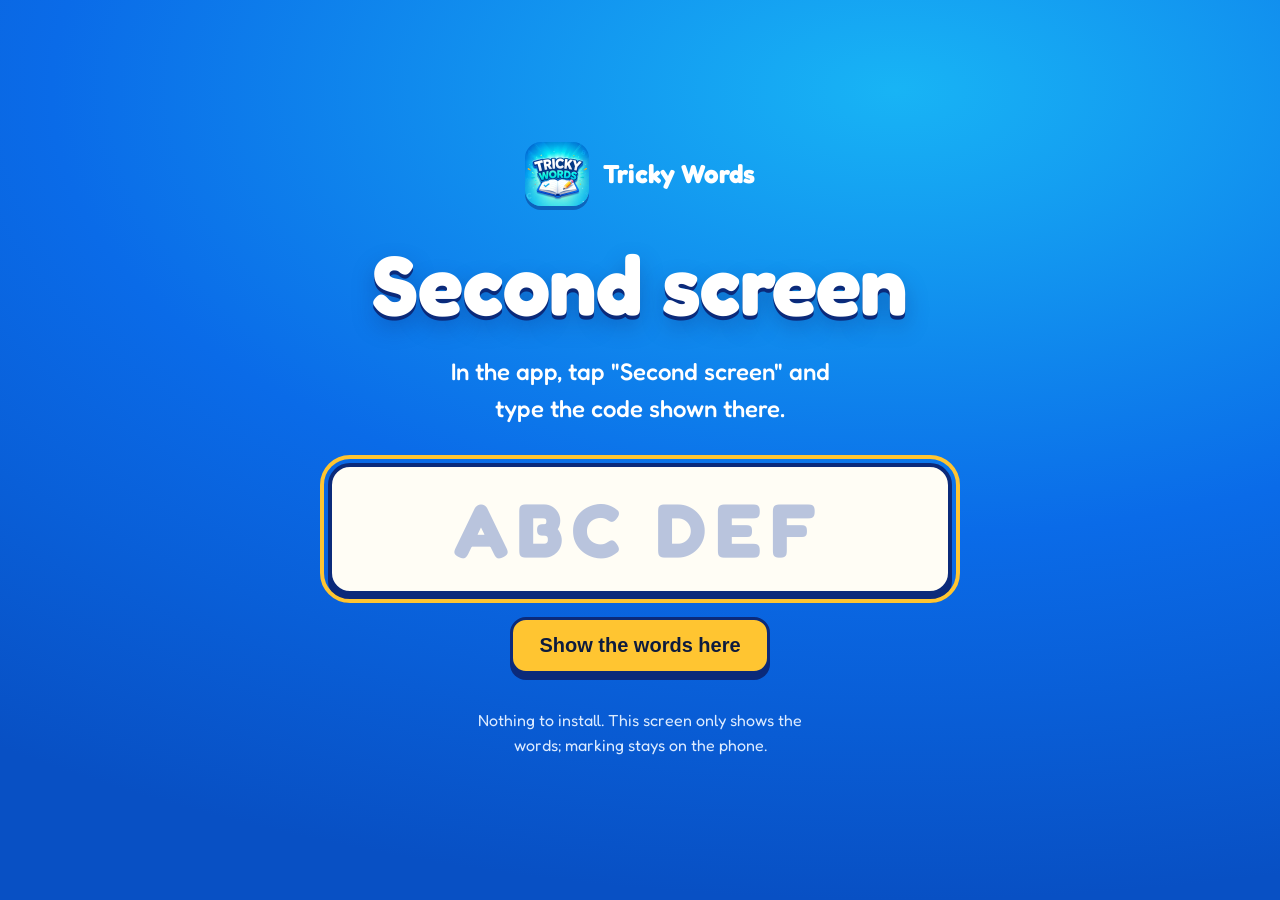
<file: screen/index.html>
<!doctype html>
<html lang="en-GB">
<head>
<meta charset="utf-8">
<meta name="viewport" content="width=device-width, initial-scale=1">
<title>Second screen: Tricky Words</title>
<meta name="description" content="Use any laptop, tablet or classroom board as a second screen for the Tricky Words app.">
<meta name="robots" content="noindex">
<link rel="icon" href="/icon.png">
<link rel="preload" href="/fonts/fredoka.woff2" as="font" type="font/woff2" crossorigin>
<link rel="stylesheet" href="/style.css">
<link rel="stylesheet" href="/screen/screen.css">
</head>
<body class="screen-page">

<main id="join" class="join">
  <a class="join-brand" href="/"><img src="/img/logo.jpg" alt="" width="64" height="64">Tricky Words</a>
  <h1>Second screen</h1>
  <p class="join-lead">In the app, tap "Second screen" and type the code shown there.</p>
  <form id="join-form" autocomplete="off">
    <label for="code" class="visually-hidden">Code from the app</label>
    <input id="code" name="code" inputmode="text" autocapitalize="characters" autocorrect="off" spellcheck="false" maxlength="9" placeholder="ABC DEF" aria-describedby="code-problem">
    <button class="button" type="submit">Show the words here</button>
    <p id="code-problem" class="problem" role="alert" hidden>That code has 6 letters or numbers. Check it against the app.</p>
  </form>
  <p class="join-note">Nothing to install. This screen only shows the words; marking stays on the phone.</p>
</main>

<main id="stage" class="stage" hidden>
  <div class="stage-bar">
    <span id="stage-code" class="stage-code"></span>
    <span class="stage-actions">
      <button id="sound" type="button" class="chip" aria-pressed="true">Sound on</button>
      <button id="full" type="button" class="chip">Full screen</button>
      <button id="leave" type="button" class="chip">Leave</button>
    </span>
  </div>
  <div id="view" class="view" aria-live="polite"></div>
</main>

<script type="module" src="/screen/screen.js"></script>
</body>
</html>
</file>
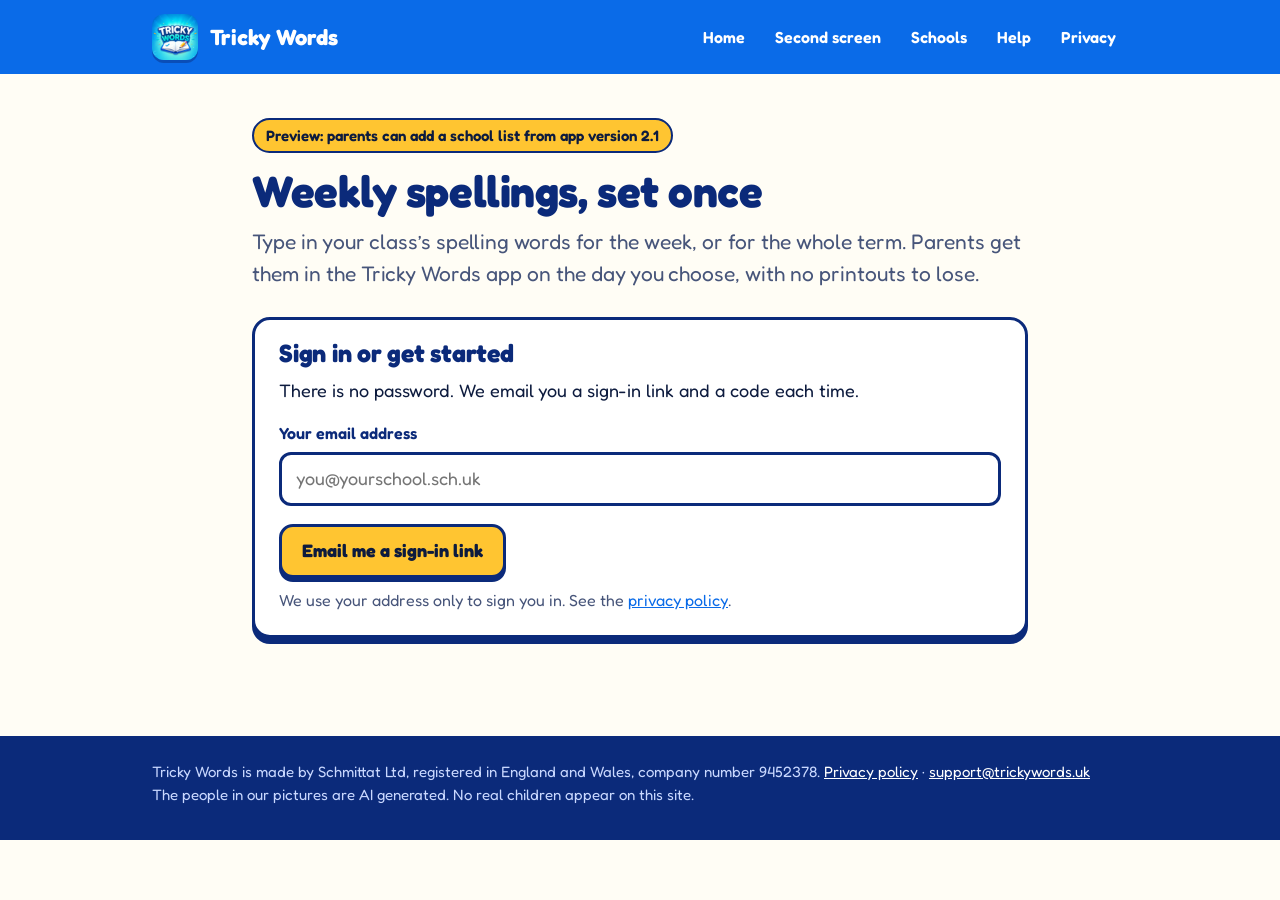
<file: teach/index.html>
<!doctype html>
<html lang="en-GB">
<head>
<meta charset="utf-8">
<meta name="viewport" content="width=device-width, initial-scale=1">
<title>For teachers: Tricky Words</title>
<meta name="description" content="Set your class's weekly spelling words once. Parents get them in the Tricky Words app.">
<meta name="robots" content="noindex">
<link rel="icon" href="/icon.png">
<link rel="preload" href="/fonts/fredoka.woff2" as="font" type="font/woff2" crossorigin>
<link rel="stylesheet" href="/style.css">
<link rel="stylesheet" href="/teach/teach.css">
</head>
<body>
<header class="site-header no-print"><div class="inner"><img src="/img/logo.jpg" alt="" width="46" height="46"><a class="brand" href="/">Tricky Words</a><nav class="site-nav"><a href="/">Home</a><a href="/#second-screen">Second screen</a><a href="/schools/">Schools</a><a href="/support.html">Help</a><a href="/privacy.html">Privacy</a></nav></div></header>
<main class="doc teach" id="app" aria-live="polite">
  <p class="lead">Loading…</p>
</main>
<noscript><p style="padding:22px">This page needs JavaScript switched on.</p></noscript>
<footer class="site-footer no-print"><div class="inner">Tricky Words is made by Schmittat Ltd, registered in England and Wales, company number 9452378. <a href="/privacy.html">Privacy policy</a> · <a href="mailto:support@trickywords.uk">support@trickywords.uk</a><br>The people in our pictures are AI generated. No real children appear on this site.</div></footer>
<script type="module" src="/teach/teach.js"></script>
</body>
</html>
</file>
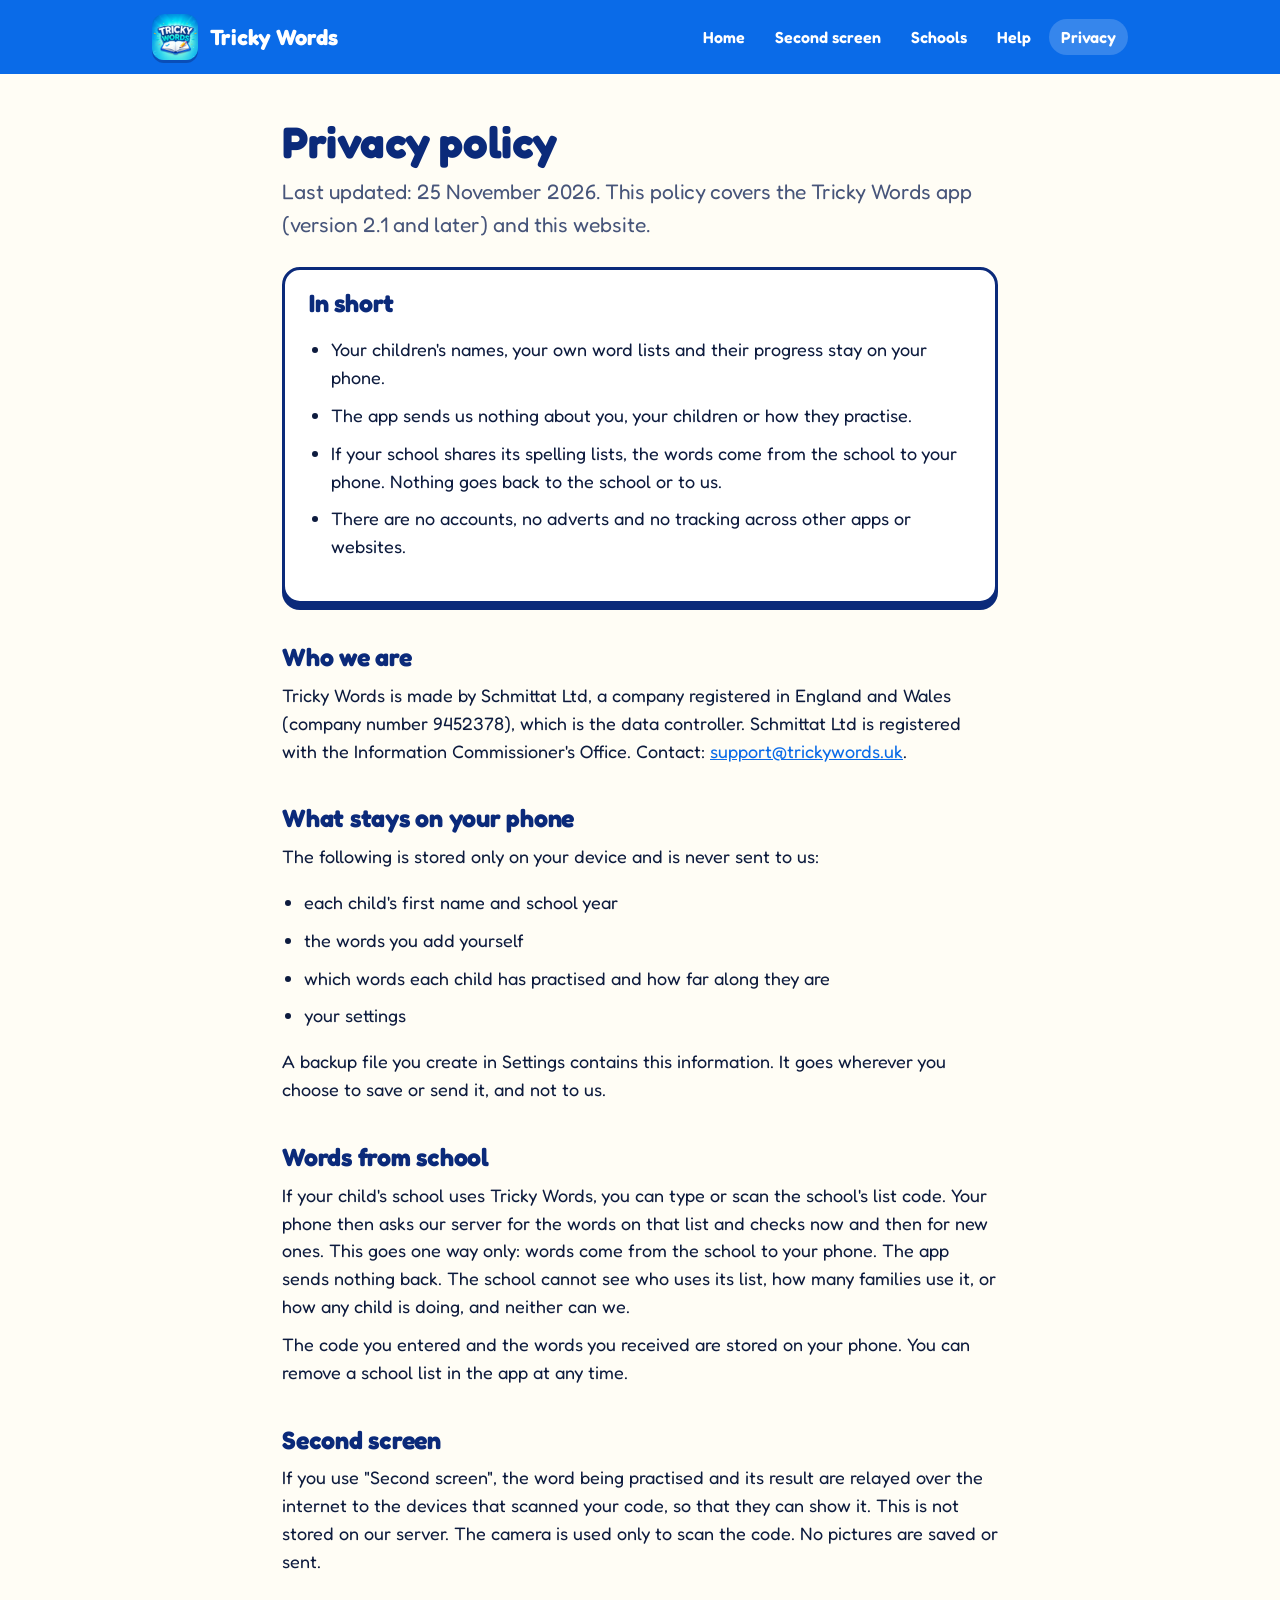
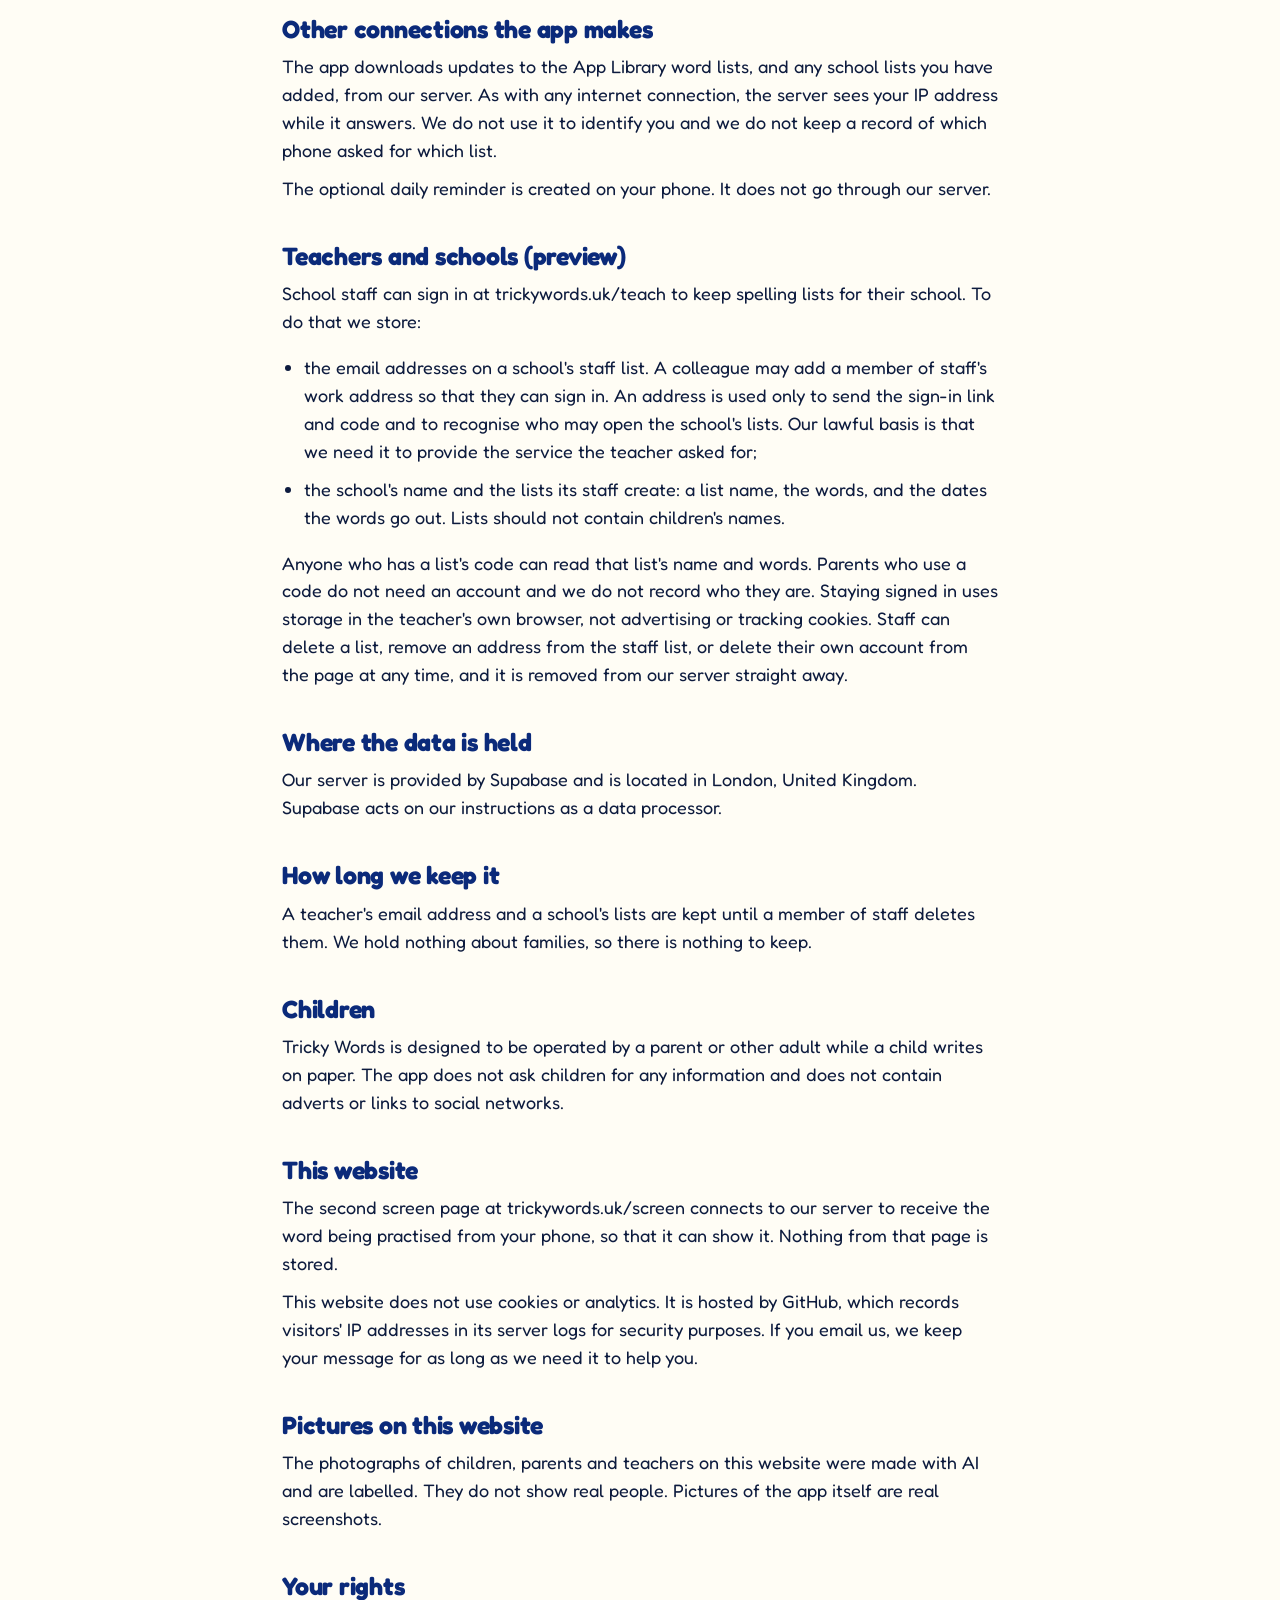
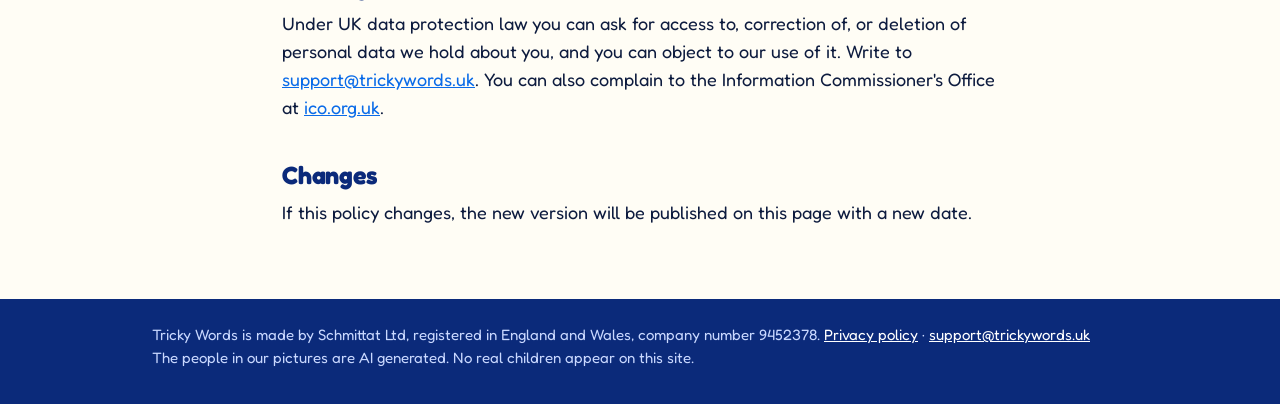
<file: privacy.html>
<!doctype html>
<html lang="en-GB">
<head>
<meta charset="utf-8">
<meta name="viewport" content="width=device-width, initial-scale=1">
<title>Privacy policy: Tricky Words</title>
<meta name="description" content="What the Tricky Words app stores, what it shares, and how to switch sharing off.">
<link rel="icon" href="/icon.png">
<link rel="preload" href="/fonts/fredoka.woff2" as="font" type="font/woff2" crossorigin>
<link rel="stylesheet" href="/style.css">
</head>
<body>
<header class="site-header"><div class="inner"><img src="/img/logo.jpg" alt="" width="46" height="46"><a class="brand" href="/">Tricky Words</a><nav class="site-nav"><a href="/">Home</a><a href="/#second-screen">Second screen</a><a href="/schools/">Schools</a><a href="/support.html">Help</a><a href="/privacy.html" aria-current="page">Privacy</a></nav></div></header>
<main class="doc">

<h1>Privacy policy</h1>
<p class="lead">Last updated: 25 November 2026. This policy covers the Tricky Words app (version 2.1 and later) and this website.</p>

<div class="card">
<h2>In short</h2>
<ul>
<li>Your children's names, your own word lists and their progress stay on your phone.</li>
<li>The app sends us nothing about you, your children or how they practise.</li>
<li>If your school shares its spelling lists, the words come from the school to your phone. Nothing goes back to the school or to us.</li>
<li>There are no accounts, no adverts and no tracking across other apps or websites.</li>
</ul>
</div>

<h2>Who we are</h2>
<p>Tricky Words is made by Schmittat Ltd, a company registered in England and Wales (company number 9452378), which is the data controller. Schmittat Ltd is registered with the Information Commissioner's Office. Contact: <a href="mailto:support@trickywords.uk">support@trickywords.uk</a>.</p>

<h2>What stays on your phone</h2>
<p>The following is stored only on your device and is never sent to us:</p>
<ul>
<li>each child's first name and school year</li>
<li>the words you add yourself</li>
<li>which words each child has practised and how far along they are</li>
<li>your settings</li>
</ul>
<p>A backup file you create in Settings contains this information. It goes wherever you choose to save or send it, and not to us.</p>

<h2>Words from school</h2>
<p>If your child's school uses Tricky Words, you can type or scan the school's list code. Your phone then asks our server for the words on that list and checks now and then for new ones. This goes one way only: words come from the school to your phone. The app sends nothing back. The school cannot see who uses its list, how many families use it, or how any child is doing, and neither can we.</p>
<p>The code you entered and the words you received are stored on your phone. You can remove a school list in the app at any time.</p>

<h2>Second screen</h2>
<p>If you use "Second screen", the word being practised and its result are relayed over the internet to the devices that scanned your code, so that they can show it. This is not stored on our server. The camera is used only to scan the code. No pictures are saved or sent.</p>

<h2>Other connections the app makes</h2>
<p>The app downloads updates to the App Library word lists, and any school lists you have added, from our server. As with any internet connection, the server sees your IP address while it answers. We do not use it to identify you and we do not keep a record of which phone asked for which list.</p>
<p>The optional daily reminder is created on your phone. It does not go through our server.</p>

<h2>Teachers and schools (preview)</h2>
<p>School staff can sign in at trickywords.uk/teach to keep spelling lists for their school. To do that we store:</p>
<ul>
<li>the email addresses on a school's staff list. A colleague may add a member of staff's work address so that they can sign in. An address is used only to send the sign-in link and code and to recognise who may open the school's lists. Our lawful basis is that we need it to provide the service the teacher asked for;</li>
<li>the school's name and the lists its staff create: a list name, the words, and the dates the words go out. Lists should not contain children's names.</li>
</ul>
<p>Anyone who has a list's code can read that list's name and words. Parents who use a code do not need an account and we do not record who they are. Staying signed in uses storage in the teacher's own browser, not advertising or tracking cookies. Staff can delete a list, remove an address from the staff list, or delete their own account from the page at any time, and it is removed from our server straight away.</p>

<h2>Where the data is held</h2>
<p>Our server is provided by Supabase and is located in London, United Kingdom. Supabase acts on our instructions as a data processor.</p>

<h2>How long we keep it</h2>
<p>A teacher's email address and a school's lists are kept until a member of staff deletes them. We hold nothing about families, so there is nothing to keep.</p>

<h2>Children</h2>
<p>Tricky Words is designed to be operated by a parent or other adult while a child writes on paper. The app does not ask children for any information and does not contain adverts or links to social networks.</p>

<h2>This website</h2>
<p>The second screen page at trickywords.uk/screen connects to our server to receive the word being practised from your phone, so that it can show it. Nothing from that page is stored.</p>
<p>This website does not use cookies or analytics. It is hosted by GitHub, which records visitors' IP addresses in its server logs for security purposes. If you email us, we keep your message for as long as we need it to help you.</p>

<h2>Pictures on this website</h2>
<p>The photographs of children, parents and teachers on this website were made with AI and are labelled. They do not show real people. Pictures of the app itself are real screenshots.</p>

<h2>Your rights</h2>
<p>Under UK data protection law you can ask for access to, correction of, or deletion of personal data we hold about you, and you can object to our use of it. Write to <a href="mailto:support@trickywords.uk">support@trickywords.uk</a>. You can also complain to the Information Commissioner's Office at <a href="https://ico.org.uk">ico.org.uk</a>.</p>

<h2>Changes</h2>
<p>If this policy changes, the new version will be published on this page with a new date.</p>

</main>
<footer class="site-footer"><div class="inner">Tricky Words is made by Schmittat Ltd, registered in England and Wales, company number 9452378. <a href="/privacy.html">Privacy policy</a> · <a href="mailto:support@trickywords.uk">support@trickywords.uk</a><br>The people in our pictures are AI generated. No real children appear on this site.</div></footer>
</body>
</html>
</file>
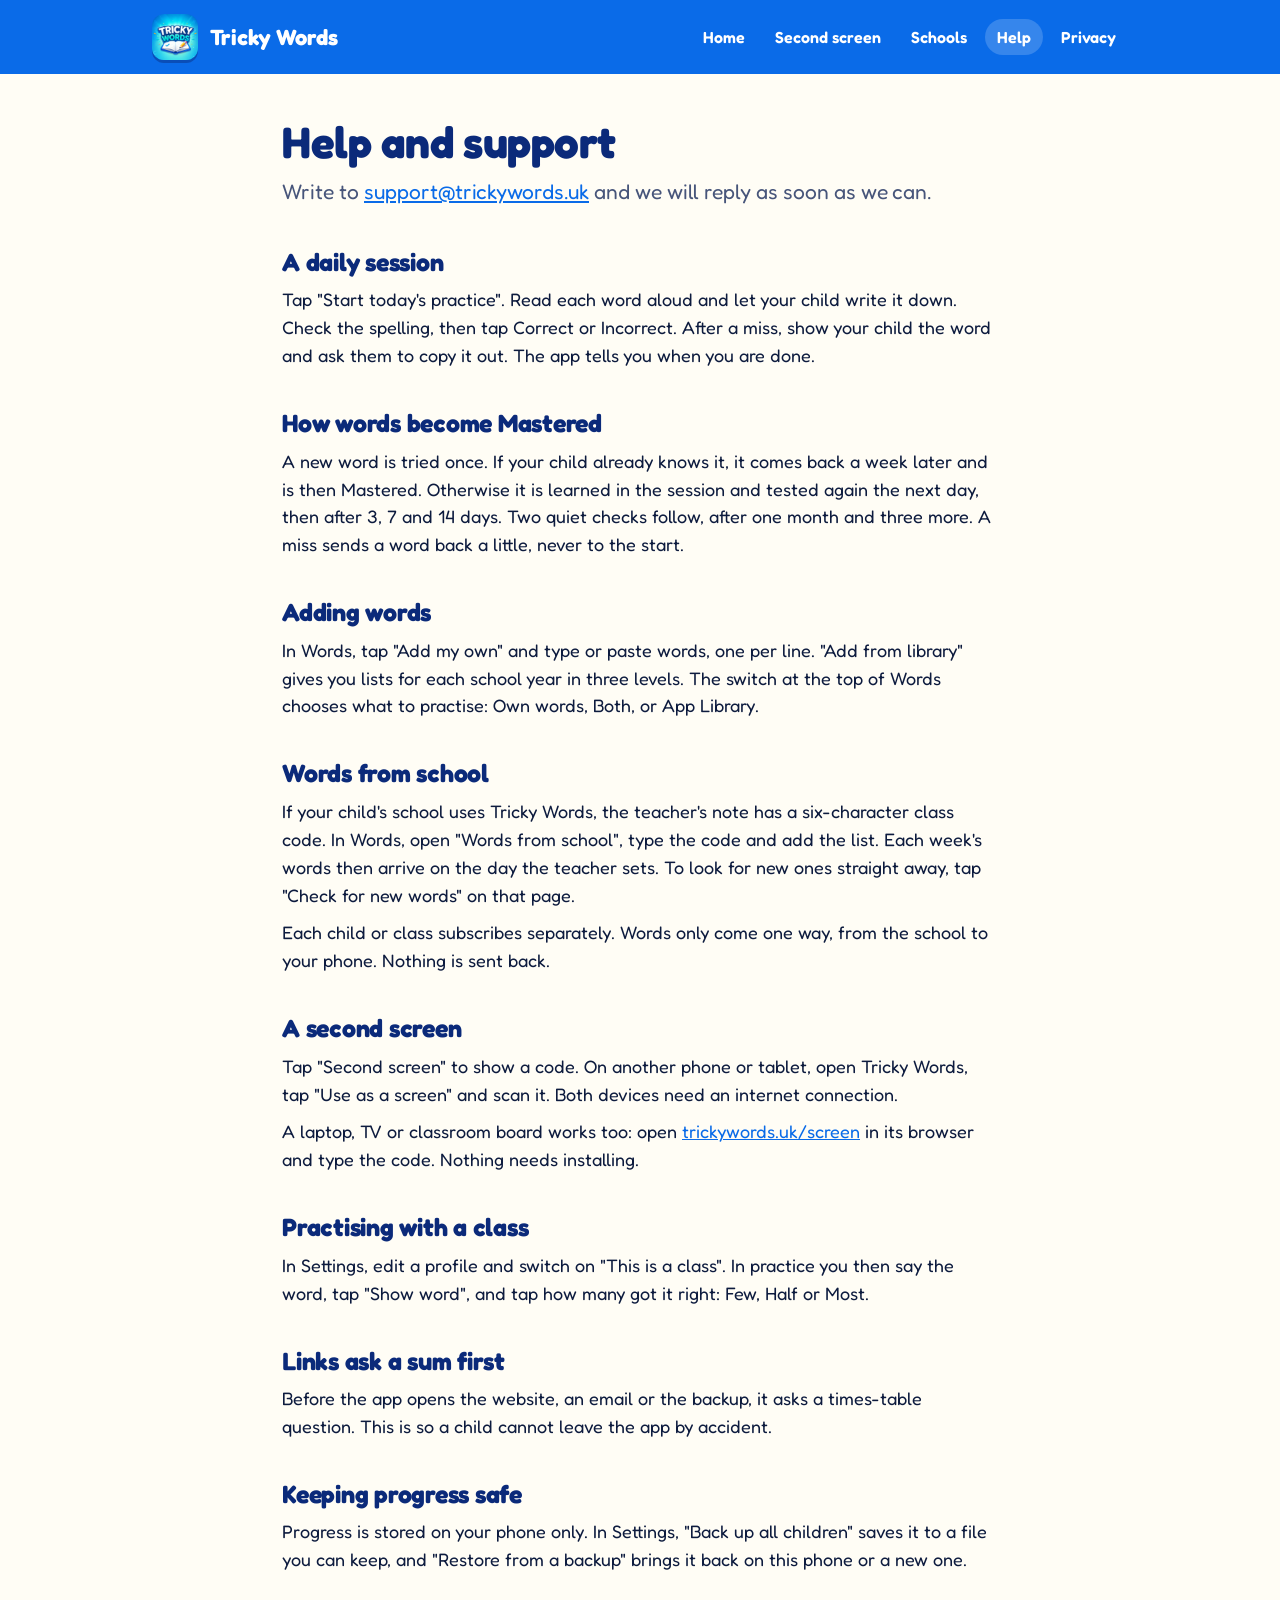
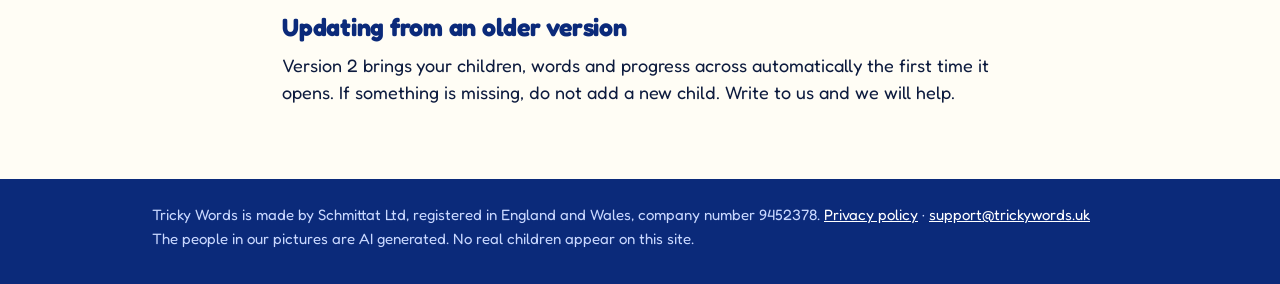
<file: support.html>
<!doctype html>
<html lang="en-GB">
<head>
<meta charset="utf-8">
<meta name="viewport" content="width=device-width, initial-scale=1">
<title>Help and support: Tricky Words</title>
<meta name="description" content="How to use Tricky Words, and how to get in touch.">
<link rel="icon" href="/icon.png">
<link rel="preload" href="/fonts/fredoka.woff2" as="font" type="font/woff2" crossorigin>
<link rel="stylesheet" href="/style.css">
</head>
<body>
<header class="site-header"><div class="inner"><img src="/img/logo.jpg" alt="" width="46" height="46"><a class="brand" href="/">Tricky Words</a><nav class="site-nav"><a href="/">Home</a><a href="/#second-screen">Second screen</a><a href="/schools/">Schools</a><a href="/support.html" aria-current="page">Help</a><a href="/privacy.html">Privacy</a></nav></div></header>
<main class="doc">

<h1>Help and support</h1>
<p class="lead">Write to <a href="mailto:support@trickywords.uk">support@trickywords.uk</a> and we will reply as soon as we can.</p>

<h2>A daily session</h2>
<p>Tap "Start today's practice". Read each word aloud and let your child write it down. Check the spelling, then tap Correct or Incorrect. After a miss, show your child the word and ask them to copy it out. The app tells you when you are done.</p>

<h2>How words become Mastered</h2>
<p>A new word is tried once. If your child already knows it, it comes back a week later and is then Mastered. Otherwise it is learned in the session and tested again the next day, then after 3, 7 and 14 days. Two quiet checks follow, after one month and three more. A miss sends a word back a little, never to the start.</p>

<h2>Adding words</h2>
<p>In Words, tap "Add my own" and type or paste words, one per line. "Add from library" gives you lists for each school year in three levels. The switch at the top of Words chooses what to practise: Own words, Both, or App Library.</p>

<h2>Words from school</h2>
<p>If your child's school uses Tricky Words, the teacher's note has a six-character class code. In Words, open "Words from school", type the code and add the list. Each week's words then arrive on the day the teacher sets. To look for new ones straight away, tap "Check for new words" on that page.</p>
<p>Each child or class subscribes separately. Words only come one way, from the school to your phone. Nothing is sent back.</p>

<h2>A second screen</h2>
<p>Tap "Second screen" to show a code. On another phone or tablet, open Tricky Words, tap "Use as a screen" and scan it. Both devices need an internet connection.</p>
<p>A laptop, TV or classroom board works too: open <a href="/screen/">trickywords.uk/screen</a> in its browser and type the code. Nothing needs installing.</p>

<h2>Practising with a class</h2>
<p>In Settings, edit a profile and switch on "This is a class". In practice you then say the word, tap "Show word", and tap how many got it right: Few, Half or Most.</p>

<h2>Links ask a sum first</h2>
<p>Before the app opens the website, an email or the backup, it asks a times-table question. This is so a child cannot leave the app by accident.</p>

<h2>Keeping progress safe</h2>
<p>Progress is stored on your phone only. In Settings, "Back up all children" saves it to a file you can keep, and "Restore from a backup" brings it back on this phone or a new one.</p>

<h2>Updating from an older version</h2>
<p>Version 2 brings your children, words and progress across automatically the first time it opens. If something is missing, do not add a new child. Write to us and we will help.</p>

</main>
<footer class="site-footer"><div class="inner">Tricky Words is made by Schmittat Ltd, registered in England and Wales, company number 9452378. <a href="/privacy.html">Privacy policy</a> · <a href="mailto:support@trickywords.uk">support@trickywords.uk</a><br>The people in our pictures are AI generated. No real children appear on this site.</div></footer>
</body>
</html>
</file>
<file: style.css>
@font-face { font-family: "Fredoka"; src: url("/fonts/fredoka.woff2") format("woff2"); font-weight: 300 700; font-display: swap; }
@font-face { font-family: "Patrick Hand"; src: url("/fonts/patrick-hand.woff2") format("woff2"); font-weight: 400; font-display: swap; }

:root {
  --navy: #0B2A7A;
  --blue: #0A6BE8;
  --sky: #18B4F5;
  --aqua: #21E6C1;
  --pencil: #FFC531;
  --eraser: #FF7FA8;
  --tick: #12B76A;
  --red-pen: #E5484D;
  --paper: #FFFDF5;
  --rule: #BFE3F7;
  --ink: #0D1B3E;
  --muted: #47557A;
}
* { box-sizing: border-box; }
html { scroll-behavior: smooth; }
body { margin: 0; font-family: "Fredoka", "Trebuchet MS", system-ui, sans-serif; font-weight: 400; color: var(--ink); background: var(--paper); line-height: 1.55; font-size: 18px; }
a { color: var(--blue); }
a:focus-visible, .button:focus-visible { outline: 3px solid var(--pencil); outline-offset: 3px; border-radius: 6px; }
h1, h2, h3 { font-weight: 700; line-height: 1.1; letter-spacing: -0.01em; margin: 0; }
p { margin: 0; }
.inner { max-width: 1020px; margin: 0 auto; padding-left: 22px; padding-right: 22px; }

/* Header */
.site-header { background: var(--blue); color: #fff; }
.site-header .inner { display: flex; align-items: center; gap: 12px; padding-top: 14px; padding-bottom: 14px; }
.site-header img { width: 46px; height: 46px; border-radius: 12px; box-shadow: 0 3px 0 rgba(11, 42, 122, 0.45); }
.brand { color: #fff; text-decoration: none; font-weight: 700; font-size: 22px; white-space: nowrap; }
.site-nav { margin-left: auto; display: flex; gap: 6px; flex-wrap: wrap; justify-content: flex-end; }
.site-nav a { color: #fff; text-decoration: none; font-weight: 600; font-size: 16px; padding: 6px 12px; border-radius: 999px; }
.site-nav a:hover, .site-nav a[aria-current="page"] { background: rgba(255, 255, 255, 0.18); }

/* Buttons */
.button { display: inline-block; background: var(--pencil); color: var(--ink); text-decoration: none; font-weight: 700; font-size: 20px; padding: 14px 26px; border-radius: 16px; border: 3px solid var(--navy); box-shadow: 0 6px 0 var(--navy); transition: transform 0.08s ease, box-shadow 0.08s ease; }
.button:hover { transform: translateY(2px); box-shadow: 0 4px 0 var(--navy); }
.button:active { transform: translateY(6px); box-shadow: 0 0 0 var(--navy); }

/* Hero */
.hero { position: relative; overflow: hidden; color: #fff; background: radial-gradient(120% 90% at 70% 10%, var(--sky) 0%, var(--blue) 55%, #0850C4 100%); }
.hero .inner { position: relative; display: grid; grid-template-columns: 1.1fr 0.9fr; gap: 30px; align-items: center; padding-top: 54px; padding-bottom: 96px; }
.hero h1 { font-size: clamp(44px, 7vw, 78px); line-height: 0.98; text-shadow: 0 4px 0 var(--navy), 0 10px 22px rgba(11, 42, 122, 0.35); }
.hero .lead { font-size: 22px; line-height: 1.4; margin-top: 20px; max-width: 30ch; font-weight: 500; }
.hero .cta { margin-top: 30px; display: flex; flex-wrap: wrap; align-items: center; gap: 18px; }
.offer { display: inline-block; background: #fff; color: var(--ink); font-weight: 600; font-size: 16px; line-height: 1.3; padding: 10px 16px; border-radius: 14px; transform: rotate(-2deg); box-shadow: 0 4px 0 rgba(11, 42, 122, 0.35); max-width: 26ch; }
.offer strong { color: var(--blue); }
.letters span { position: absolute; font-weight: 700; color: rgba(255, 255, 255, 0.13); user-select: none; line-height: 1; }
.letters .a { font-size: 170px; left: -18px; top: 20px; transform: rotate(-14deg); }
.letters .b { font-size: 130px; right: 30%; bottom: 30px; transform: rotate(10deg); }
.letters .c { font-size: 200px; right: -30px; top: -30px; transform: rotate(16deg); }
.wave { display: block; width: 100%; height: 56px; position: absolute; left: 0; bottom: -1px; }

/* Hero art: phone plus exercise-book note */
.hero-art { position: relative; justify-self: center; padding: 0 30px 20px 0; }
.phone { width: 250px; border: 8px solid #0B1730; border-radius: 36px; overflow: hidden; background: #F4F7FB; box-shadow: 0 22px 46px rgba(11, 23, 48, 0.3); }
.phone img { display: block; width: 100%; height: auto; margin-top: 10px; }
.hero-art .phone { transform: rotate(4deg); }
.note { position: absolute; left: -92px; bottom: 34px; width: 232px; padding: 18px 18px 14px 34px; background-color: var(--paper); background-image: linear-gradient(90deg, transparent 22px, #F7B5C4 22px, #F7B5C4 24px, transparent 24px), repeating-linear-gradient(transparent 0 37px, var(--rule) 37px 39px); border-radius: 6px; box-shadow: 0 14px 30px rgba(11, 23, 48, 0.28); transform: rotate(-6deg); font-family: "Patrick Hand", "Comic Sans MS", cursive; color: var(--ink); font-size: 34px; line-height: 39px; }
.note .wrong { position: relative; display: inline-block; color: #5A6788; }
.note .wrong::after { content: ""; position: absolute; left: -4px; right: -4px; top: 54%; height: 3px; background: var(--red-pen); border-radius: 2px; transform-origin: left center; animation: strike 0.5s ease-out 0.7s both; }
/* "backwards": the clip only exists while the word is being written. Once the
   animation is over nothing is clipped, so the last letter can never go missing. */
.note .right { display: inline-block; white-space: nowrap; padding-right: 6px; animation: write 0.9s steps(7, end) 1.4s backwards; }
.note .tick { display: inline-block; margin-left: 2px; color: var(--tick); font-family: "Fredoka", sans-serif; font-weight: 700; animation: pop 0.35s cubic-bezier(0.3, 1.6, 0.5, 1) 2.4s both; }
@keyframes strike { from { transform: scaleX(0); } to { transform: scaleX(1); } }
@keyframes write { from { clip-path: inset(0 100% 0 0); } to { clip-path: inset(0 0 0 0); } }
@keyframes pop { from { transform: scale(0); opacity: 0; } to { transform: scale(1); opacity: 1; } }

/* Sections */
.band { padding: 72px 0; }
.band h2 { font-size: clamp(32px, 4.6vw, 46px); color: var(--navy); }
.band .sub { font-size: 20px; color: var(--muted); margin-top: 12px; max-width: 54ch; }

/* Three steps on exercise paper */
.steps { display: grid; grid-template-columns: repeat(3, 1fr); gap: 22px; margin-top: 36px; }
.step { background-color: #fff; background-image: repeating-linear-gradient(transparent 0 33px, var(--rule) 33px 35px); border: 3px solid var(--navy); border-radius: 18px; padding: 20px 22px 24px; box-shadow: 0 6px 0 var(--navy); }
.step:nth-child(1) { transform: rotate(-1.5deg); }
.step:nth-child(3) { transform: rotate(1.5deg); }
.step .num { font-family: "Patrick Hand", cursive; font-size: 44px; line-height: 35px; color: var(--blue); }
.step h3 { font-size: 24px; line-height: 35px; margin-top: 35px; color: var(--ink); }
.step p { font-size: 18px; line-height: 35px; color: var(--muted); }

/* The ladder */
.ladder-band { background: var(--navy); color: #fff; }
.ladder-band h2 { color: #fff; }
.ladder-band .sub { color: #C9D8FF; }
.ladder { list-style: none; margin: 44px 0 0; padding: 0; display: grid; grid-template-columns: repeat(5, 1fr); position: relative; }
.ladder::before { content: ""; position: absolute; left: 10%; right: 10%; top: 37px; border-top: 5px dashed rgba(255, 255, 255, 0.35); }
.ladder li { position: relative; text-align: center; padding: 0 6px; }
.ladder .dot { width: 76px; height: 76px; margin: 0 auto 14px; border-radius: 50%; background: var(--sky); border: 4px solid #fff; display: grid; place-items: center; font-weight: 700; font-size: 26px; color: var(--navy); }
.ladder li:last-child .dot { background: var(--pencil); font-size: 34px; }
.ladder strong { display: block; font-size: 20px; font-weight: 600; }
.ladder span.small { display: block; font-size: 16px; color: #C9D8FF; line-height: 1.35; margin-top: 2px; }

/* Feature rows */
.feature { display: grid; grid-template-columns: 300px 1fr; gap: 56px; align-items: center; padding: 34px 0; }
.feature.flip { grid-template-columns: 1fr 300px; }
.feature.flip .shot { order: 2; }
.shot { position: relative; display: grid; place-items: center; padding: 18px 0; }
.shot::before { content: ""; position: absolute; width: 290px; height: 290px; border-radius: 46% 54% 58% 42% / 48% 44% 56% 52%; background: var(--blob, var(--aqua)); opacity: 0.55; }
.shot .phone { position: relative; width: 220px; transform: rotate(var(--tilt, -3deg)); }
.feature h3 { font-size: 32px; color: var(--navy); }
.feature p { font-size: 20px; color: var(--muted); margin-top: 12px; max-width: 44ch; }
.sticker { position: absolute; right: 12px; top: 6px; width: 74px; height: 74px; border-radius: 50%; display: grid; place-items: center; font-size: 36px; font-weight: 700; color: #fff; background: var(--tick); border: 4px solid #fff; box-shadow: 0 5px 0 rgba(11, 42, 122, 0.25); transform: rotate(12deg); }
.sticker.star { background: var(--pencil); color: var(--navy); }
.sticker.pink { background: var(--eraser); }

/* Closing offer */
.closing { background: var(--sky); text-align: center; position: relative; }
.closing h2 { color: var(--navy); }
.closing .sub { margin-left: auto; margin-right: auto; color: var(--ink); }
.closing .button { margin-top: 28px; }
.closing .help { margin-top: 30px; font-size: 17px; color: var(--ink); }
.closing .help a { color: var(--navy); font-weight: 600; }

/* Footer */
.site-footer { background: var(--navy); color: #C9D8FF; font-size: 15px; }
.site-footer .inner { padding-top: 24px; padding-bottom: 34px; }
.site-footer a { color: #fff; }

/* Text pages: help and privacy */
.doc { max-width: 760px; margin: 0 auto; padding: 44px 22px 72px; }
.doc h1 { font-size: 44px; color: var(--navy); }
.doc h2 { font-size: 25px; color: var(--navy); margin: 40px 0 8px; }
.doc p, .doc li { font-size: 18px; margin-top: 10px; }
.doc ul { padding-left: 22px; }
.doc .lead { font-size: 21px; color: var(--muted); }
.doc .card { background: #fff; border: 3px solid var(--navy); border-radius: 18px; box-shadow: 0 6px 0 var(--navy); padding: 20px 24px 22px; margin: 26px 0; }
.doc .card h2 { margin-top: 0; }
.doc table { border-collapse: collapse; width: 100%; margin: 14px 0; font-size: 17px; }
.doc th, .doc td { text-align: left; vertical-align: top; padding: 10px; border-bottom: 2px solid var(--rule); }
.doc th { color: var(--muted); font-weight: 600; }

@media (max-width: 820px) {
  .hero .inner { grid-template-columns: 1fr; padding-top: 38px; padding-bottom: 84px; text-align: center; }
  .hero .lead { margin-left: auto; margin-right: auto; }
  .hero .cta { justify-content: center; }
  .hero-art { margin-top: 18px; padding: 0 0 10px 70px; }
  .note { left: -30px; width: 200px; font-size: 30px; }
  .steps { grid-template-columns: 1fr; }
  .step:nth-child(n) { transform: none; }
  .ladder { grid-template-columns: 1fr; gap: 20px; }
  .ladder::before { left: 37px; right: auto; top: 20px; bottom: 60px; border-top: 0; border-left: 5px dashed rgba(255, 255, 255, 0.35); }
  .ladder li { display: grid; grid-template-columns: 76px 1fr; column-gap: 16px; text-align: left; align-items: center; }
  .ladder .dot { margin: 0; grid-row: span 2; }
  .feature, .feature.flip { grid-template-columns: 1fr; gap: 14px; text-align: center; padding: 26px 0; }
  .feature.flip .shot { order: 0; }
  .feature p { margin-left: auto; margin-right: auto; }
  .site-header .inner { flex-wrap: wrap; }
  .site-nav { margin-left: 0; width: 100%; justify-content: flex-start; gap: 2px; }
  .site-nav a { font-size: 14px; padding: 5px 8px; }
}
@media (prefers-reduced-motion: reduce) {
  html { scroll-behavior: auto; }
  .note .wrong::after, .note .right, .note .tick { animation: none; }
  .button { transition: none; }
}

/* Second screen band */
.screen-band { background: #E6F5FF; }
.screen-band .inner { display: grid; grid-template-columns: 1fr 1.05fr; gap: 56px; align-items: center; }
.screen-ways { list-style: none; padding: 0; margin: 26px 0 0; display: grid; gap: 14px; }
.screen-ways li { font-size: 18px; color: var(--muted); padding-left: 18px; border-left: 5px solid var(--sky); margin: 0; }
.screen-ways strong { display: block; color: var(--navy); font-size: 20px; font-weight: 600; }
.screen-band .cta { margin-top: 30px; display: flex; flex-wrap: wrap; align-items: center; gap: 14px 18px; }
.screen-band .offer { color: var(--muted); font-size: 16px; max-width: 24ch; }
.screen-art { position: relative; padding: 0 0 34px 0; }
.tv { background: var(--navy); border-radius: 22px; padding: 12px; box-shadow: 0 10px 0 rgba(11, 42, 122, 0.18); }
.tv-glass { aspect-ratio: 16 / 9; border-radius: 12px; background: radial-gradient(120% 90% at 70% 10%, var(--sky) 0%, var(--blue) 55%, #0850C4 100%); display: flex; flex-direction: column; align-items: center; justify-content: center; gap: 5%; }
.tv-tick { width: 17%; aspect-ratio: 1; border-radius: 50%; background: var(--tick); border: 4px solid #fff; color: #fff; display: grid; place-items: center; font-weight: 700; font-size: clamp(22px, 4.4vw, 50px); line-height: 1; }
.tv-sheet { background: var(--paper); color: var(--ink); border: 4px solid var(--navy); border-radius: 18px; box-shadow: 0 6px 0 var(--navy); padding: 0.1em 0.6em 0.16em; font-weight: 700; font-size: clamp(34px, 6.6vw, 78px); line-height: 1.1; }
.tv-stand { width: 34%; height: 16px; margin: 0 auto; background: var(--navy); border-radius: 0 0 14px 14px; }
.screen-art .tv-phone { position: absolute; right: -14px; bottom: 0; width: 22%; transform: rotate(5deg); }
.screen-art .tv-phone img { display: block; width: 100%; height: auto; }
@media (max-width: 820px) {
  .screen-band .inner { grid-template-columns: 1fr; gap: 34px; }
  .screen-art { order: -1; }
  .screen-art .tv-phone { right: 0; width: 26%; }
}

/* Schools page */
.school-hero .inner { grid-template-columns: 1.1fr 1fr; }
.school-hero h1 { font-size: clamp(36px, 4.7vw, 58px); }
.school-art { align-self: center; }
.browser { background: #fff; border: 4px solid var(--navy); border-radius: 18px; box-shadow: 0 10px 0 rgba(11, 23, 48, 0.25); overflow: hidden; transform: rotate(1.5deg); }
.browser-bar { display: flex; align-items: center; gap: 6px; background: var(--navy); padding: 9px 12px; }
.browser-bar i { width: 10px; height: 10px; border-radius: 50%; background: rgba(255, 255, 255, 0.45); }
.browser-bar span { margin-left: 10px; font-size: 13px; color: #C9D8FF; font-weight: 500; }
.browser img { display: block; width: 100%; height: auto; }
.browser img + img { border-top: 2px solid var(--rule); }
.status-note { margin-top: 34px; background: #FFF4CC; border: 3px solid var(--navy); border-radius: 16px; padding: 14px 18px; font-size: 17px; max-width: 62ch; }
.school-features { background: #fff; }
.feature.wide { grid-template-columns: 1.15fr 1fr; }
.feature.wide.flip { grid-template-columns: 1fr 1.15fr; }
.shot-web { border: 4px solid var(--navy); border-radius: 18px; overflow: hidden; background: #fff; box-shadow: 0 8px 0 var(--navy); }
.shot-web img { display: block; width: 100%; height: auto; }
.shot-web.paper { border-color: #C9D2E6; box-shadow: 0 14px 30px rgba(11, 23, 48, 0.18); border-radius: 6px; transform: rotate(-1.5deg); }
.ladder-link { margin-top: 34px; text-align: center; }
.ladder-link a { color: #fff; font-weight: 600; }
.facts { display: grid; grid-template-columns: repeat(2, 1fr); gap: 22px; margin-top: 34px; }
.fact { background: #fff; border: 3px solid var(--navy); border-radius: 18px; padding: 20px 22px; box-shadow: 0 5px 0 var(--navy); }
.fact h3 { font-size: 22px; color: var(--navy); }
.fact p { font-size: 18px; color: var(--muted); margin-top: 6px; }
.questions { background: #E6F5FF; }
.questions details { background: #fff; border: 3px solid var(--navy); border-radius: 14px; margin-top: 12px; max-width: 760px; }
.questions h2 { margin-bottom: 22px; }
.questions summary { cursor: pointer; font-weight: 600; font-size: 20px; color: var(--navy); padding: 14px 18px; list-style-position: inside; }
.questions summary:focus-visible { outline: 3px solid var(--pencil); outline-offset: 2px; }
.questions details p { padding: 0 18px 16px; font-size: 18px; color: var(--muted); margin: 0; }
.school-teaser { background: #fff; }
.school-teaser .inner { display: grid; grid-template-columns: 1fr 1fr; gap: 48px; align-items: center; }
.school-teaser .button { margin-top: 24px; }
@media (max-width: 820px) {
  .school-hero .inner, .feature.wide, .feature.wide.flip, .school-teaser .inner { grid-template-columns: 1fr; }
  .facts { grid-template-columns: 1fr; }
  .browser, .shot-web.paper { transform: none; }
  .school-art { margin-top: 26px; }
  .feature.wide { text-align: left; }
}

.feature .small-note { font-size: 16px; color: var(--muted); margin-top: 12px; }
.hero h1 { text-wrap: balance; }

.hero h1.two-line { font-size: clamp(38px, 5vw, 64px); }
.hero h1.two-line span { display: block; font-size: 0.72em; margin-top: 0.12em; }

/* Photographs (AI generated, always captioned) */
.photo { margin: 0; }
.photo img { display: block; width: 100%; height: auto; border: 3px solid var(--navy); border-radius: 18px; box-shadow: 0 6px 0 var(--navy); background: #fff; }
.photo figcaption { margin-top: 14px; font-size: 14px; color: var(--muted); }
.photo.tilt-l img { transform: rotate(-1.2deg); }
.photo.tilt-r img { transform: rotate(1.2deg); }
.photo.centre { max-width: 520px; margin: 0 auto 34px; }
.photo-pair { display: grid; grid-template-columns: 1fr 1fr; gap: 30px; margin-top: 44px; }
.screen-band .photo figcaption, .closing .photo figcaption { color: var(--ink); opacity: 0.75; }
@media (max-width: 700px) { .photo-pair { grid-template-columns: 1fr; gap: 24px; } }
</file>
<file: screen/screen.css>
[hidden] { display: none !important; }
.screen-page { min-height: 100vh; min-height: 100dvh; margin: 0; background: radial-gradient(120% 90% at 70% 10%, var(--sky) 0%, var(--blue) 55%, #0850C4 100%); color: #fff; }
.visually-hidden { position: absolute; width: 1px; height: 1px; overflow: hidden; clip: rect(0 0 0 0); white-space: nowrap; }

.join { min-height: 100vh; min-height: 100dvh; display: flex; flex-direction: column; align-items: center; justify-content: center; text-align: center; padding: 32px 22px; gap: 6px; }
.join-brand { display: flex; align-items: center; gap: 14px; color: #fff; text-decoration: none; font-weight: 700; font-size: 26px; margin-bottom: 26px; }
.join-brand img { border-radius: 16px; box-shadow: 0 4px 0 rgba(11, 42, 122, 0.45); }
.join h1 { font-size: clamp(44px, 8vw, 84px); text-shadow: 0 4px 0 var(--navy), 0 10px 22px rgba(11, 42, 122, 0.35); }
.join-lead { font-size: clamp(19px, 2.4vw, 24px); font-weight: 500; margin-top: 16px; max-width: 30ch; }
#join-form { margin-top: 30px; display: flex; flex-direction: column; align-items: center; gap: 22px; }
#code { font: 700 clamp(40px, 9vw, 76px)/1 "Fredoka", sans-serif; letter-spacing: 0.12em; text-align: center; text-transform: uppercase; width: min(8.2em, 92vw); padding: 16px 10px; color: var(--ink); background: var(--paper); border: 4px solid var(--navy); border-radius: 22px; box-shadow: 0 8px 0 var(--navy); }
#code::placeholder { color: #B9C4DD; }
#code:focus-visible { outline: 4px solid var(--pencil); outline-offset: 4px; }
.problem { background: #fff; color: #A4161A; font-weight: 600; padding: 10px 16px; border-radius: 12px; margin: 0; }
.join-note { margin-top: 28px; font-size: 16px; color: #DCEBFF; max-width: 40ch; }

.stage { position: fixed; inset: 0; display: flex; flex-direction: column; }
.stage-bar { display: flex; align-items: center; justify-content: space-between; gap: 12px; padding: 12px 18px; font-size: 16px; }
.stage-code { font-weight: 600; letter-spacing: 0.08em; opacity: 0.85; }
.stage-actions { display: flex; gap: 8px; flex-wrap: wrap; justify-content: flex-end; }
.chip { font: 600 15px "Fredoka", sans-serif; color: inherit; background: rgba(255, 255, 255, 0.16); border: 0; border-radius: 999px; padding: 7px 14px; cursor: pointer; }
.chip:hover { background: rgba(255, 255, 255, 0.28); }
.chip:focus-visible { outline: 3px solid var(--pencil); outline-offset: 2px; }
.stage:fullscreen .stage-bar, .stage.quiet .stage-bar { opacity: 0.35; }
.stage:fullscreen .stage-bar:hover, .stage.quiet .stage-bar:hover, .stage-bar:focus-within { opacity: 1; }

.view { flex: 1; display: flex; flex-direction: column; align-items: center; justify-content: center; text-align: center; padding: 2vh 4vw 8vh; gap: 2.5vh; min-height: 0; }
.headline { font-size: clamp(34px, 7vw, 110px); font-weight: 700; line-height: 1.05; text-shadow: 0 0.05em 0 var(--navy); margin: 0; }
.hint { font-size: clamp(20px, 3vw, 44px); font-weight: 500; color: #DCEBFF; margin: 0; }
.pencil { font-size: clamp(70px, 16vh, 200px); line-height: 1; animation: wiggle 1.6s ease-in-out infinite; }
@keyframes wiggle { 0%, 100% { transform: rotate(-8deg); } 50% { transform: rotate(8deg) translateY(-6px); } }

/* The word itself: on paper, as big as fits */
.sheet { width: min(92vw, 1700px); background-color: var(--paper); color: var(--ink); border-radius: clamp(18px, 3vw, 44px); border: clamp(4px, 0.5vw, 8px) solid var(--navy); box-shadow: 0 clamp(8px, 1.2vw, 18px) 0 var(--navy); padding: clamp(18px, 5vh, 70px) clamp(16px, 3vw, 60px); display: flex; align-items: center; justify-content: center; overflow: hidden; }
.sheet.ruled { background-image: repeating-linear-gradient(transparent 0 calc(var(--line, 90px) - 3px), var(--rule) calc(var(--line, 90px) - 3px) var(--line, 90px)); }
.word { font-weight: 700; line-height: 1.05; white-space: nowrap; font-size: 200px; letter-spacing: 0.01em; }
.tick { width: clamp(70px, 16vh, 190px); height: clamp(70px, 16vh, 190px); border-radius: 50%; background: var(--tick); border: clamp(4px, 0.6vw, 9px) solid #fff; display: grid; place-items: center; font-size: clamp(40px, 10vh, 120px); font-weight: 700; line-height: 1; animation: pop 0.4s cubic-bezier(0.3, 1.6, 0.5, 1) both; }
.tick.gold { background: var(--pencil); color: var(--navy); }
.badge { font-size: clamp(22px, 3.4vw, 54px); font-weight: 700; background: var(--pencil); color: var(--navy); padding: 0.2em 0.7em; border-radius: 999px; }
@keyframes pop { from { transform: scale(0); opacity: 0; } to { transform: scale(1); opacity: 1; } }

@media (prefers-reduced-motion: reduce) { .pencil, .tick { animation: none; } }

/* The last correct word stays in view while the next one is written. */
.last { display: flex; align-items: center; gap: 0.35em; background: var(--paper); color: var(--ink); border: clamp(3px, 0.4vw, 6px) solid var(--navy); border-radius: 999px; padding: 0.12em 0.7em 0.12em 0.5em; font-size: clamp(26px, 5.5vw, 96px); font-weight: 700; line-height: 1.15; max-width: 92vw; }
.last.fresh { animation: settle 0.45s ease-out both; }
.last-tick.again { background: var(--blue); }
.last-label { font-size: 0.36em; font-weight: 600; color: var(--muted); text-transform: none; white-space: nowrap; }
.last-tick { width: 1em; height: 1em; flex: none; border-radius: 50%; background: var(--tick); color: #fff; display: grid; place-items: center; font-size: 0.7em; }
.last-tick.gold { background: var(--pencil); color: var(--navy); }
.last-word { white-space: nowrap; overflow: hidden; text-overflow: ellipsis; }
.view.with-last { justify-content: flex-start; padding-top: 3vh; }
.view.with-last .pencil { margin-top: auto; font-size: clamp(54px, 12vh, 150px); }
.view.with-last .headline { margin-bottom: auto; }
@keyframes settle { from { transform: translateY(18vh) scale(1.5); opacity: 0.4; } to { transform: none; opacity: 1; } }
@media (prefers-reduced-motion: reduce) { .last { animation: none; } }
</file>
<file: teach/teach.css>
[hidden] { display: none !important; }

.teach { max-width: 820px; }
.teach .preview { display: inline-block; background: var(--pencil); color: var(--ink); font-weight: 600; font-size: 15px; padding: 4px 12px; border-radius: 999px; border: 2px solid var(--navy); margin-bottom: 14px; }
.teach .crumb { font-size: 16px; font-weight: 600; }
.teach .muted { color: var(--muted); }
.teach .small { font-size: 16px; }

.teach label { display: block; font-weight: 600; font-size: 16px; color: var(--navy); margin-top: 16px; }
.teach label .hint { font-weight: 400; color: var(--muted); }
.teach input[type="text"], .teach input[type="email"], .teach input[type="date"], .teach textarea, .teach select {
  display: block; width: 100%; box-sizing: border-box; margin-top: 6px; font: inherit; font-size: 18px; color: var(--ink);
  background: #fff; border: 3px solid var(--navy); border-radius: 12px; padding: 10px 14px;
}
.teach textarea { min-height: 170px; line-height: 1.5; resize: vertical; background-image: repeating-linear-gradient(transparent 0 26px, var(--rule) 26px 27px); background-position: 0 10px; background-attachment: local; line-height: 27px; }
.teach input:focus-visible, .teach textarea:focus-visible, .teach button:focus-visible { outline: 3px solid var(--pencil); outline-offset: 2px; }
.teach .code-input { font-size: 30px; letter-spacing: 8px; text-align: center; font-weight: 700; max-width: 260px; }
.teach .two { display: grid; grid-template-columns: 1fr 1fr; gap: 16px; }

.teach button { font: inherit; cursor: pointer; }
.teach .btn { background: var(--pencil); color: var(--ink); font-weight: 700; font-size: 18px; padding: 10px 20px; border-radius: 14px; border: 3px solid var(--navy); box-shadow: 0 4px 0 var(--navy); }
.teach .btn:active { transform: translateY(4px); box-shadow: none; }
.teach .btn.quiet { background: #fff; }
.teach .btn[disabled] { opacity: 0.5; cursor: default; }
.teach .link { background: none; border: 0; padding: 0; color: var(--blue); text-decoration: underline; font-size: 16px; }
.teach .link.danger { color: var(--red-pen, #D7263D); }
.teach .row { display: flex; flex-wrap: wrap; align-items: center; gap: 14px; margin-top: 18px; }
.teach .spread { justify-content: space-between; }

.teach .problem { margin-top: 14px; background: #FFE9EC; border: 2px solid var(--red-pen, #D7263D); border-radius: 12px; padding: 10px 14px; font-size: 16px; }
.teach .done-note { margin-top: 14px; background: #E5F8EC; border: 2px solid var(--tick); border-radius: 12px; padding: 10px 14px; font-size: 16px; }

/* Lists overview */
.teach .lists { list-style: none; padding: 0; margin: 22px 0 0; display: grid; gap: 14px; }
.teach .lists li { margin: 0; }
.teach .list-link { display: flex; align-items: center; justify-content: space-between; gap: 16px; width: 100%; text-align: left; background: #fff; border: 3px solid var(--navy); border-radius: 18px; box-shadow: 0 5px 0 var(--navy); padding: 16px 20px; color: var(--ink); }
.teach .list-link strong { font-size: 22px; display: block; }
.teach .list-link .code { font-weight: 700; letter-spacing: 3px; color: var(--blue); font-size: 20px; white-space: nowrap; }

/* One list */
.teach .handout { display: grid; grid-template-columns: 1fr auto; gap: 24px; align-items: center; }
.teach .bigcode { font-size: 46px; font-weight: 700; letter-spacing: 6px; color: var(--navy); line-height: 1.1; margin-top: 6px; }
.teach .qr { width: 132px; height: 132px; background: #fff; padding: 6px; border-radius: 10px; border: 2px solid var(--rule); }
.teach .qr svg { display: block; width: 100%; height: 100%; }

.teach .sets { list-style: none; padding: 0; margin: 18px 0 0; display: grid; gap: 14px; }
.teach .set { margin: 0; background-color: #fff; border: 3px solid var(--navy); border-radius: 16px; padding: 14px 18px 16px; }
.teach .set.waiting { border-style: dashed; }
.teach .set-head { display: flex; flex-wrap: wrap; align-items: baseline; gap: 6px 14px; }
.teach .set-head strong { font-size: 20px; }
.teach .tag { font-size: 14px; font-weight: 600; padding: 2px 10px; border-radius: 999px; background: var(--aqua); color: var(--navy); }
.teach .tag.later { background: #FFF0C2; }
.teach .words { display: flex; flex-wrap: wrap; gap: 6px 8px; margin-top: 10px; }
.teach .words span { font-family: "Patrick Hand", "Comic Sans MS", cursive; font-size: 22px; line-height: 1.2; padding: 1px 10px; background: var(--paper); border-bottom: 2px solid var(--rule); border-radius: 6px; }
.teach .set-actions { margin-top: 10px; display: flex; gap: 18px; }

.teach .tabs { display: flex; gap: 8px; margin-top: 4px; }
.teach .tab { background: #fff; border: 2px solid var(--navy); border-radius: 999px; padding: 6px 16px; font-weight: 600; font-size: 16px; color: var(--navy); }
.teach .tab[aria-selected="true"] { background: var(--navy); color: #fff; }
.teach .plan { margin-top: 12px; font-size: 16px; }
.teach .plan li { font-size: 16px; margin-top: 4px; }

.print-only { display: none; }

@media (max-width: 560px) {
  .teach .two, .teach .handout { grid-template-columns: 1fr; }
  .teach .bigcode { font-size: 38px; }
}

.teach .staff { list-style: none; padding: 0; margin: 14px 0 6px; display: grid; gap: 0; }
.teach .staff li { display: flex; flex-wrap: wrap; align-items: center; justify-content: space-between; gap: 6px 16px; margin: 0; padding: 9px 0; border-bottom: 2px solid var(--rule); font-size: 17px; }
.teach .staff .who { display: flex; flex-wrap: wrap; align-items: center; gap: 8px; word-break: break-all; }
.teach .staff-actions { display: flex; gap: 16px; }
.teach .set-actions { flex-wrap: wrap; }

@page { margin: 12mm; }
@media print {
  .no-print, .teach > *:not(.print-only) { display: none !important; }
  body { background: #fff; }
  .teach { max-width: none; padding: 0; margin: 0; }
  .print-only { display: block; color: #000; }

  .print-note { text-align: center; padding-top: 30px; }
  .print-note h1 { font-size: 40px; }
  .print-note .bigcode { font-size: 64px; margin: 18px 0; }
  .print-note .qr { width: 220px; height: 220px; margin: 18px auto; }
  .print-note .one-way { max-width: 460px; margin: 0 auto 18px; font-size: 16px; text-align: left; }
  .print-note ol { text-align: left; max-width: 460px; margin: 24px auto; font-size: 20px; }

  .print-sheet h1 { font-size: 30px; margin: 0; }
  .print-sheet .sheet-sub { font-size: 18px; margin: 4px 0 14px; }
  .print-sheet table { width: 100%; border-collapse: collapse; }
  .print-sheet th { text-align: left; font-size: 14px; font-weight: 600; padding: 4px 8px; border-bottom: 2px solid #000; }
  .print-sheet td { border-bottom: 1px solid #999; border-right: 1px solid #ccc; height: 11mm; padding: 0 8px; width: 25%; }
  .print-sheet td:last-child { border-right: 0; }
  .print-sheet td.w { font-family: "Patrick Hand", "Comic Sans MS", cursive; font-size: 24px; }
  .print-sheet tr { break-inside: avoid; }
  .print-sheet .sheet-foot { font-size: 13px; margin-top: 10px; color: #444; }

  .slips { display: grid; grid-template-columns: 1fr 1fr; }
  .slip { border: 1px dashed #777; padding: 5mm 6mm; break-inside: avoid; overflow: hidden; display: flex; flex-direction: column; }
  .slips-8 .slip { height: 66mm; }
  .slips-4 .slip { height: 133mm; }
  .slip strong { font-size: 15px; }
  .slip .slip-sub { font-size: 12px; color: #444; margin-bottom: 2mm; }
  .slip ul { list-style: none; margin: 0; padding: 0; columns: 2; column-gap: 6mm; font-family: "Patrick Hand", "Comic Sans MS", cursive; font-size: 19px; line-height: 1.22; }
  .slip li { margin: 0; break-inside: avoid; }
}
</file>
